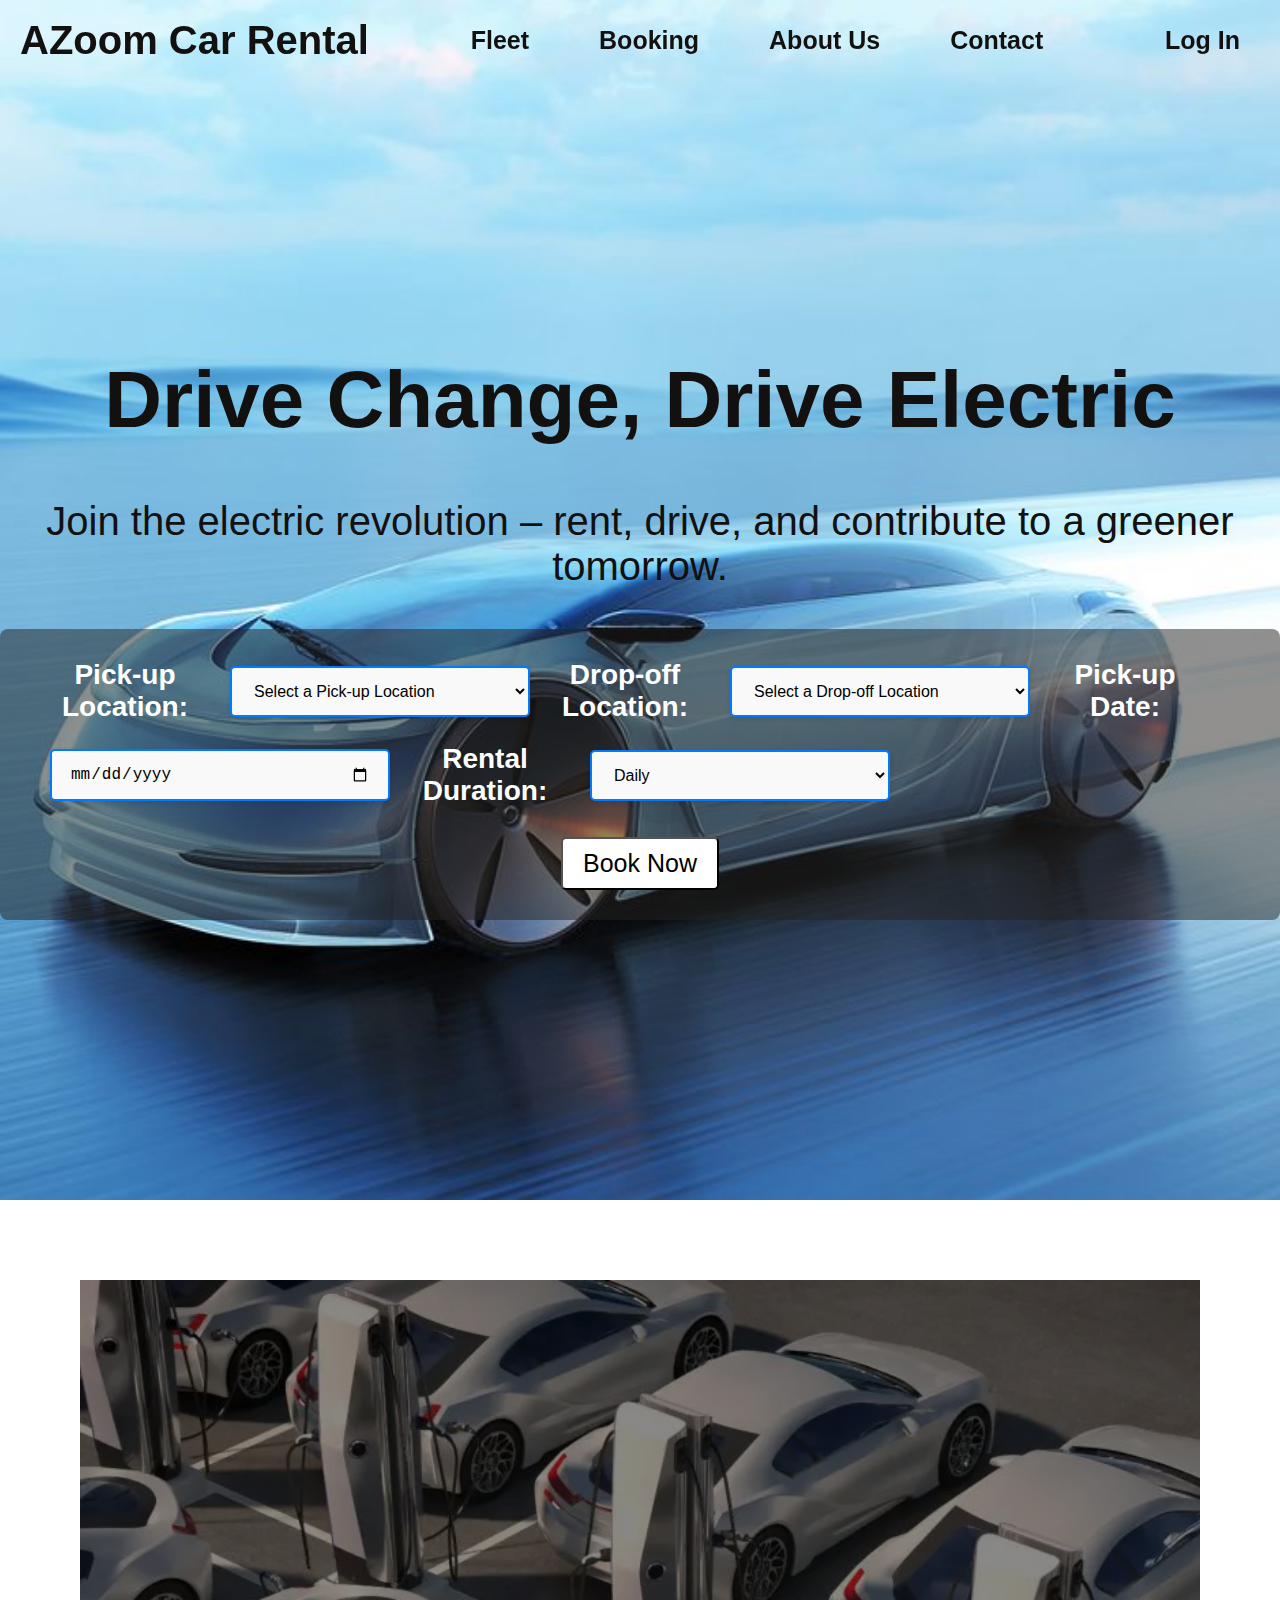
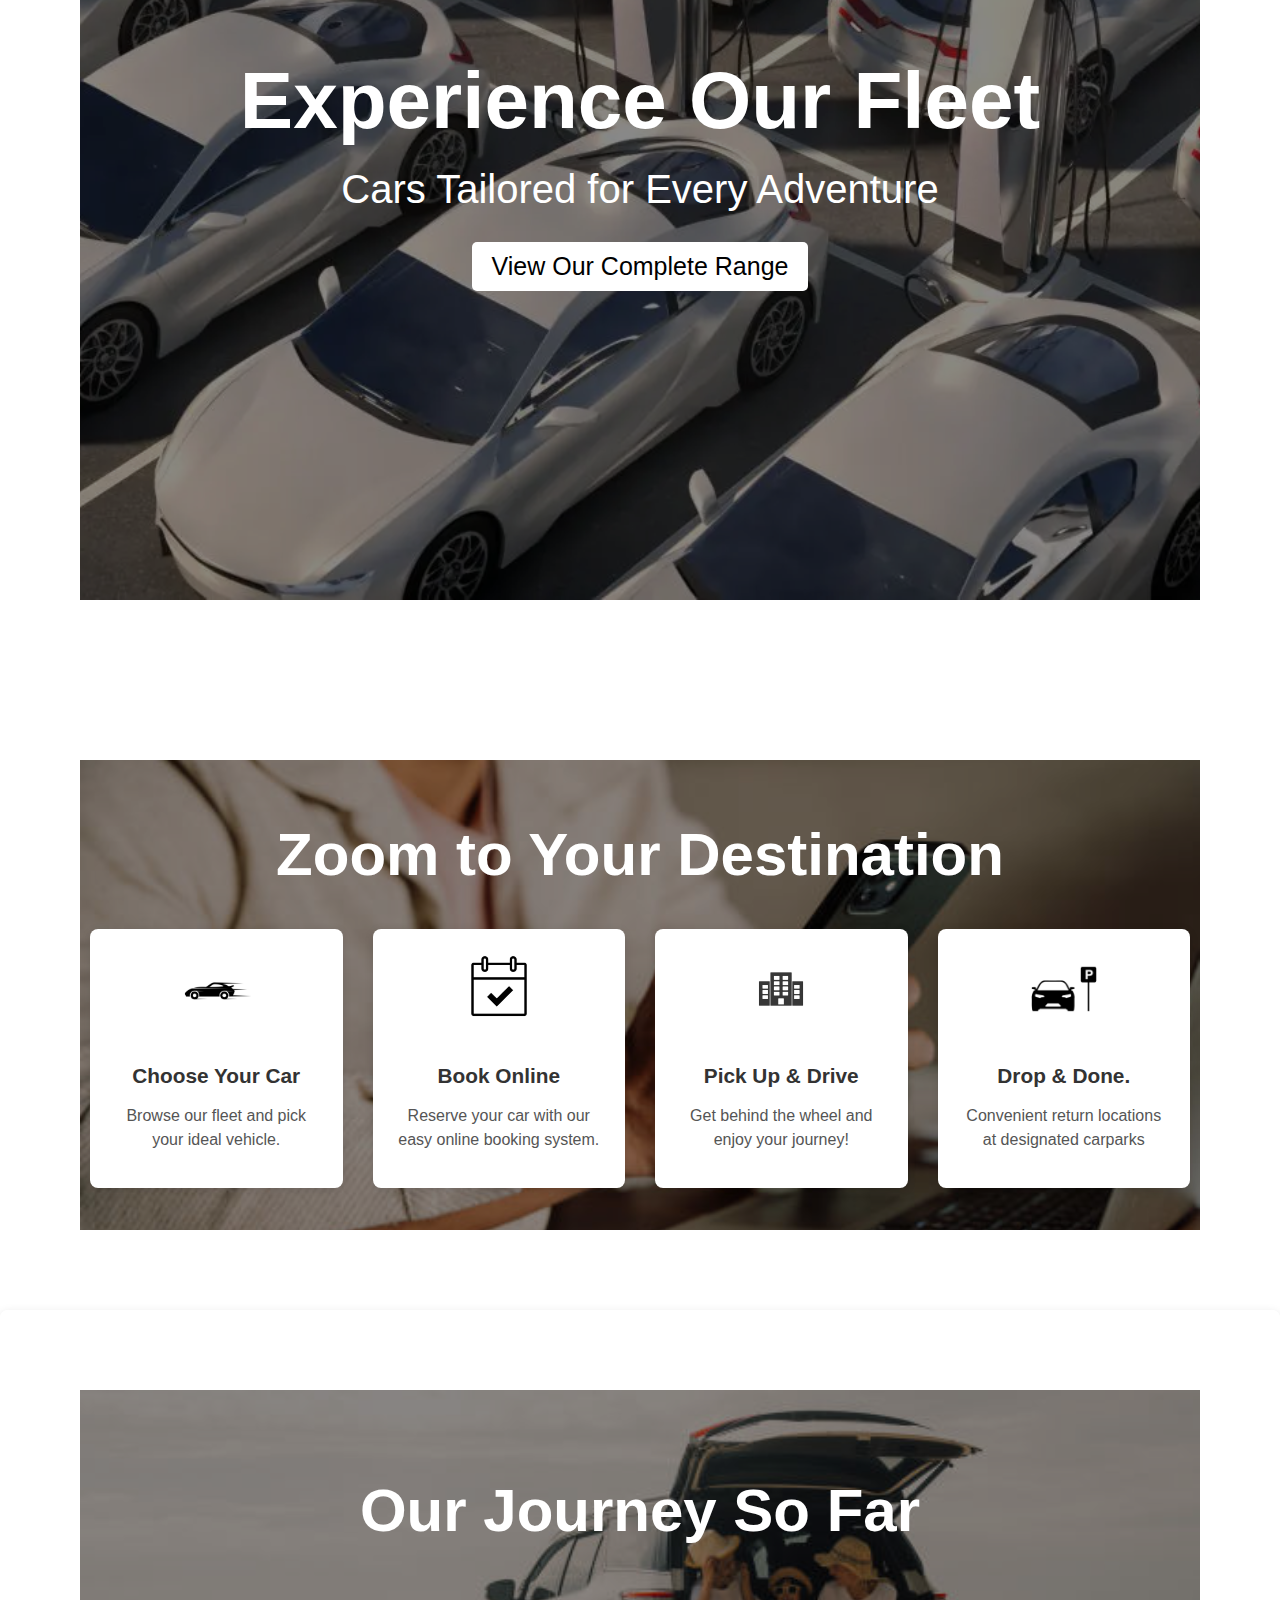
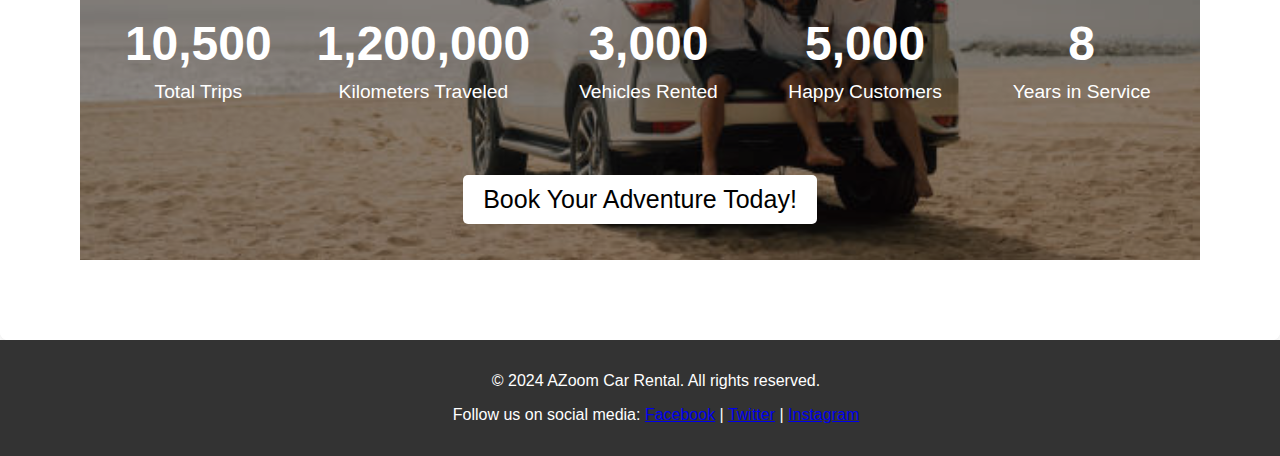
<file: index.html>
<!DOCTYPE html>
<html lang="en">
<head>
    <meta charset="UTF-8">
    <meta name="viewport" content="width=device-width, initial-scale=1.0">
    <title>AZoom Car Rental</title>
    <link rel="stylesheet" href="styles.css">
</head>
<body>
    <header>
        <nav id ="navbar" class="navbar" >
            <div class="logo">
                <a href="index.html">
                    <h1>AZoom Car Rental</h1>
                </a>
            </div>
            <div class="nav-links">
                <ul>
                    <li><a href="fleet.html">Fleet</a></li>
                    <li><a href="booking.html">Booking</a></li>
                    <li><a href="about.html">About Us</a></li>
                    <li><a href="contact.html">Contact</a></li>
                </ul>
            </div>
            <div class="login">
                <a href="profile.html">Log In</a>
            </div>
        </nav>
    </header>
    <main>
        <section class="hero">
            <div class="hero-content">
                <h1 class="motto">Drive Change, Drive Electric</h1>
                <p>Join the electric revolution – rent, drive, and contribute to a greener tomorrow.</p>
                
                <form id="bookingForm" action="booking.html" method="get"> <!-- Directly submits to booking.html -->
                    <label for="pickup-location">Pick-up Location:</label>
                    <select id="pickup-location" name="pickup-location">
                        <option value="">Select a Pick-up Location</option>
                        <option value="azclementi">AZ Clementi Branch</option>
                        <option value="aztampines">AZ Tampines Branch</option>
                    </select>
                
                    <label for="dropoff-location">Drop-off Location:</label>
                    <select id="dropoff-location" name="dropoff-location">
                        <option value="">Select a Drop-off Location</option>
                        <option value="carpark1">Bugis Junction Carpark</option>
                        <option value="carpark2">Suntec City Carpark</option>
                        <option value="carpark3">VivoCity Carpark</option>
                        <option value="carpark4">Orchard Gateway Carpark</option>
                        <option value="carpark5">Raffles City Carpark</option>
                        <option value="carpark6">Marina Square Carpark</option>
                        <option value="carpark7">Holland Village Carpark</option>
                        <option value="carpark8">Katong Shopping Centre Carpark</option>
                        <option value="carpark9">Jurong Point Carpark</option>
                        <option value="carpark10">Bugis+ Carpark</option>
                        <option value="carpark11">The Cathay Carpark</option>
                        <option value="carpark12">Plaza Singapura Carpark</option>
                        <option value="carpark13">The Star Vista Carpark</option>
                        <option value="carpark14">City Square Mall Carpark</option>
                        <option value="carpark15">Westgate Carpark</option>
                        <option value="carpark16">Tiong Bahru Plaza Carpark</option>
                        <option value="carpark17">AMK Hub Carpark</option>
                        <option value="carpark18">Compass One Carpark</option>
                        <option value="carpark19">Great World City Carpark</option>
                        <option value="carpark20">Junction 8 Carpark</option>
                        <option value="carpark21">Bedok Mall Carpark</option>
                        <option value="carpark22">Kallang Wave Mall Carpark</option>
                        <option value="carpark23">NEX Mall Carpark</option>
                        <option value="carpark24">Tampines Mall Carpark</option>
                        <option value="carpark25">Serangoon NEX Carpark</option>
                        <option value="carpark26">Changi City Point Carpark</option>
                        <option value="carpark27">Paya Lebar Quarter Carpark</option>
                        <option value="carpark28">Woodlands Causeway Point Carpark</option>
                        <option value="carpark29">Hillion Mall Carpark</option>
                        <option value="carpark30">Eastpoint Mall Carpark</option>
                    </select>
                
                    <label for="pickup-date">Pick-up Date:</label>
                    <input type="date" id="pickup-date" name="pickup-date">
                  
                    <label for="rental-duration">Rental Duration:</label>
                    <select id="rental-duration" name="rental-duration">
                        <option value="daily">Daily</option>
                        <option value="weekly">Weekly</option>
                        <option value="monthly">Monthly</option>
                    </select>
                
                    <div class="button-container"> 
                        <button type="submit">Book Now</button>
                    </div>
                </form>                
            </div>
        </section>
        <section class="fleet">
            <h2>Experience Our Fleet</h2>
            <p>Cars Tailored for Every Adventure</p>
            <a href="Fleet.html" class="btn">View Our Complete Range</a>
        </section>
        <section class="process">
            <h2>Zoom to Your Destination</h2>
            <div class="steps">
                <div class="step">
                    <img src="images/AZcaricon.jpeg" alt="Choose Your Car Icon" class="icon">
                    <h3>Choose Your Car</h3>
                    <p>Browse our fleet and pick your ideal vehicle.</p>
                </div>
                <div class="step">
                    <img src="images/AZbookingicon.jpg" alt="Book Online Icon" class="icon">
                    <h3>Book Online</h3>
                    <p>Reserve your car with our easy online booking system.</p>
                </div>
                <div class="step">
                    <img src="images/AZcarstore.webp" alt="Pick Up & Drive Icon" class="icon">
                    <h3>Pick Up & Drive</h3>
                    <p>Get behind the wheel and enjoy your journey!</p>
                </div>
                <div class="step">
                    <img src="images/AZcarpark.avif" alt="#" class="icon">
                    <h3>Drop & Done.</h3>
                     <p>Convenient return locations at designated carparks</p>
                </div>
            </div>
        </section>
        <section class="counters">
            <h2>Our Journey So Far</h2>
            <div class="counter">
                <div class="count">10,500</div>
                <span>Total Trips</span>
            </div>
            <div class="counter">
                <div class="count">1,200,000</div>
                <span>Kilometers Traveled</span>
            </div>
            <div class="counter">
                <div class="count">3,000</div>
                <span>Vehicles Rented</span>
            </div>
            <div class="counter">
                <div class="count">5,000</div>
                <span>Happy Customers</span>
            </div>
            <div class="counter">
                <div class="count">8</div>
                <span>Years in Service</span>
            </div>
            <div class="button-container">
                <a href="booking.html" class="btn">Book Your Adventure Today!</a>
            </div>
        </section>
    </main>
    <footer>
        <p>&copy; 2024 AZoom Car Rental. All rights reserved.</p>
        <p>Follow us on social media: 
            <a href="#">Facebook</a> | 
            <a href="#">Twitter</a> | 
            <a href="#">Instagram</a>
        </p>
    </footer>
    <script src="script.js"></script>
</body>
</html>
</file>
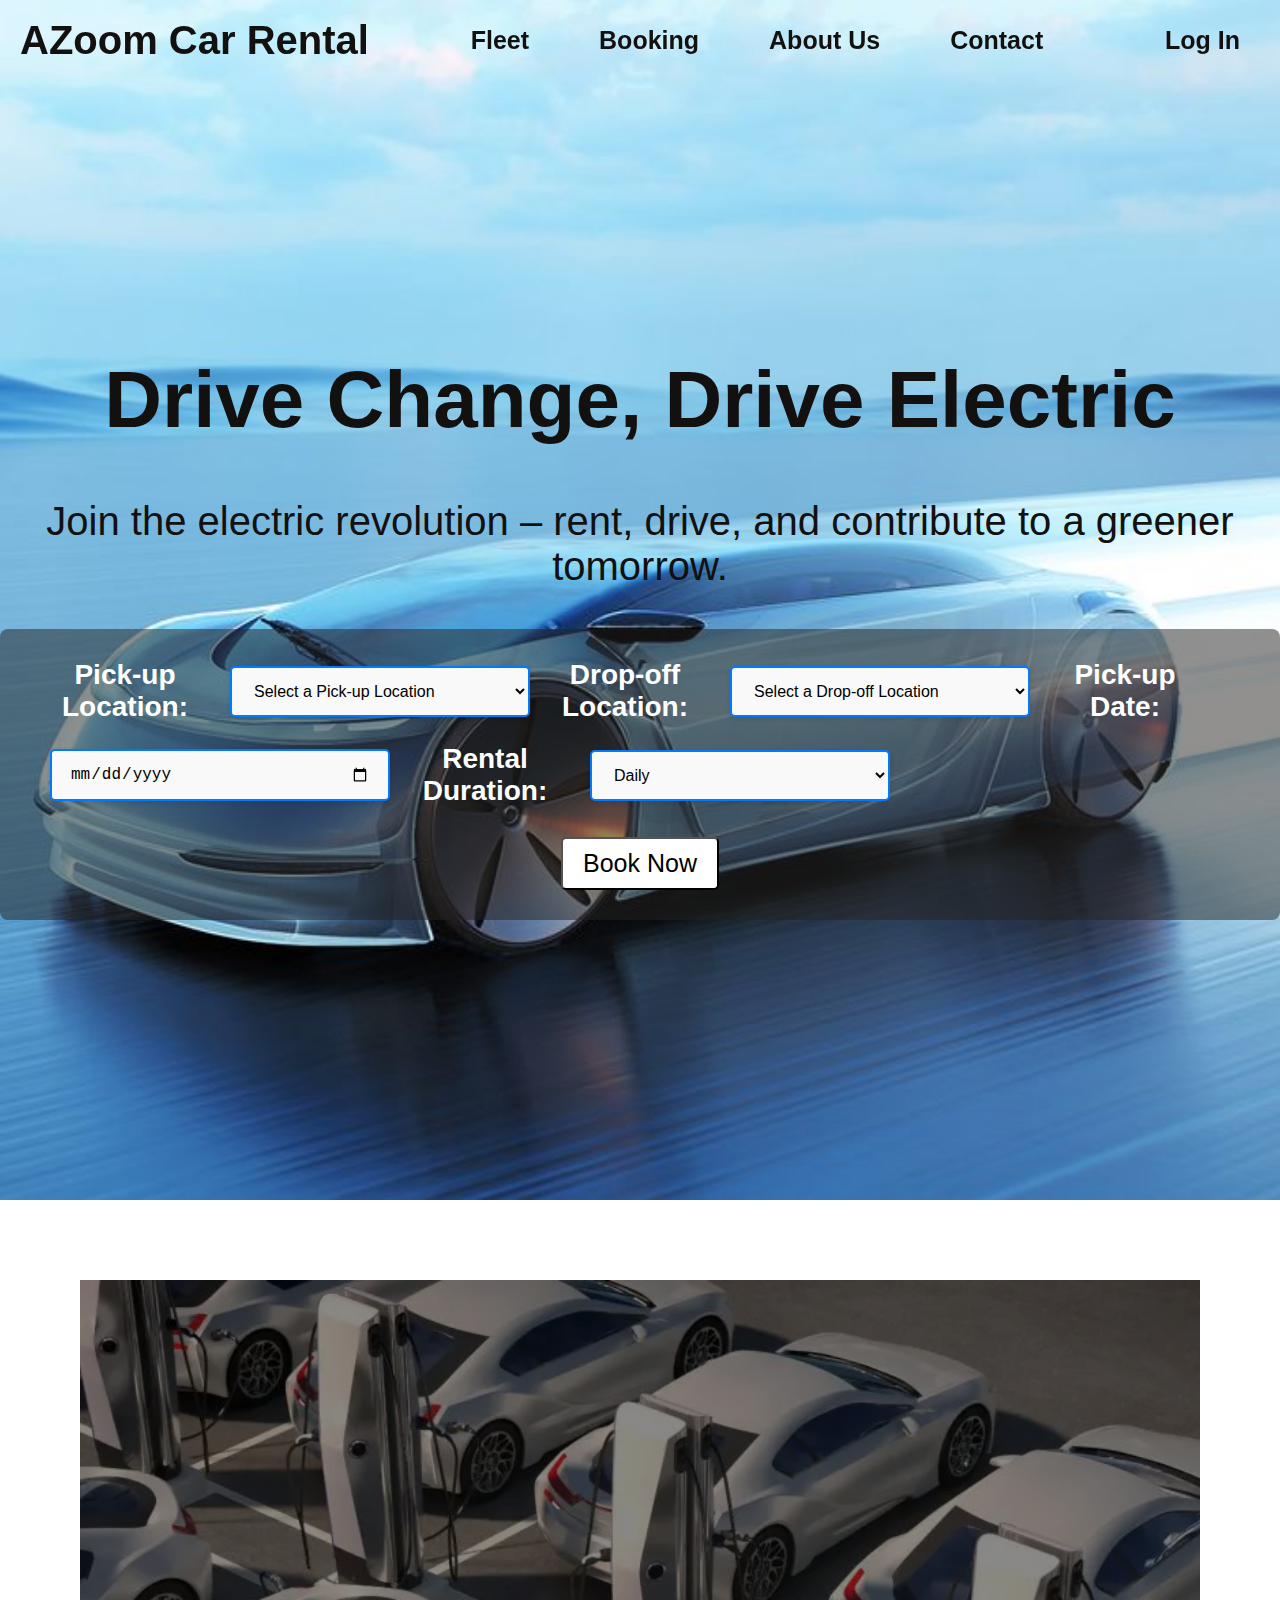
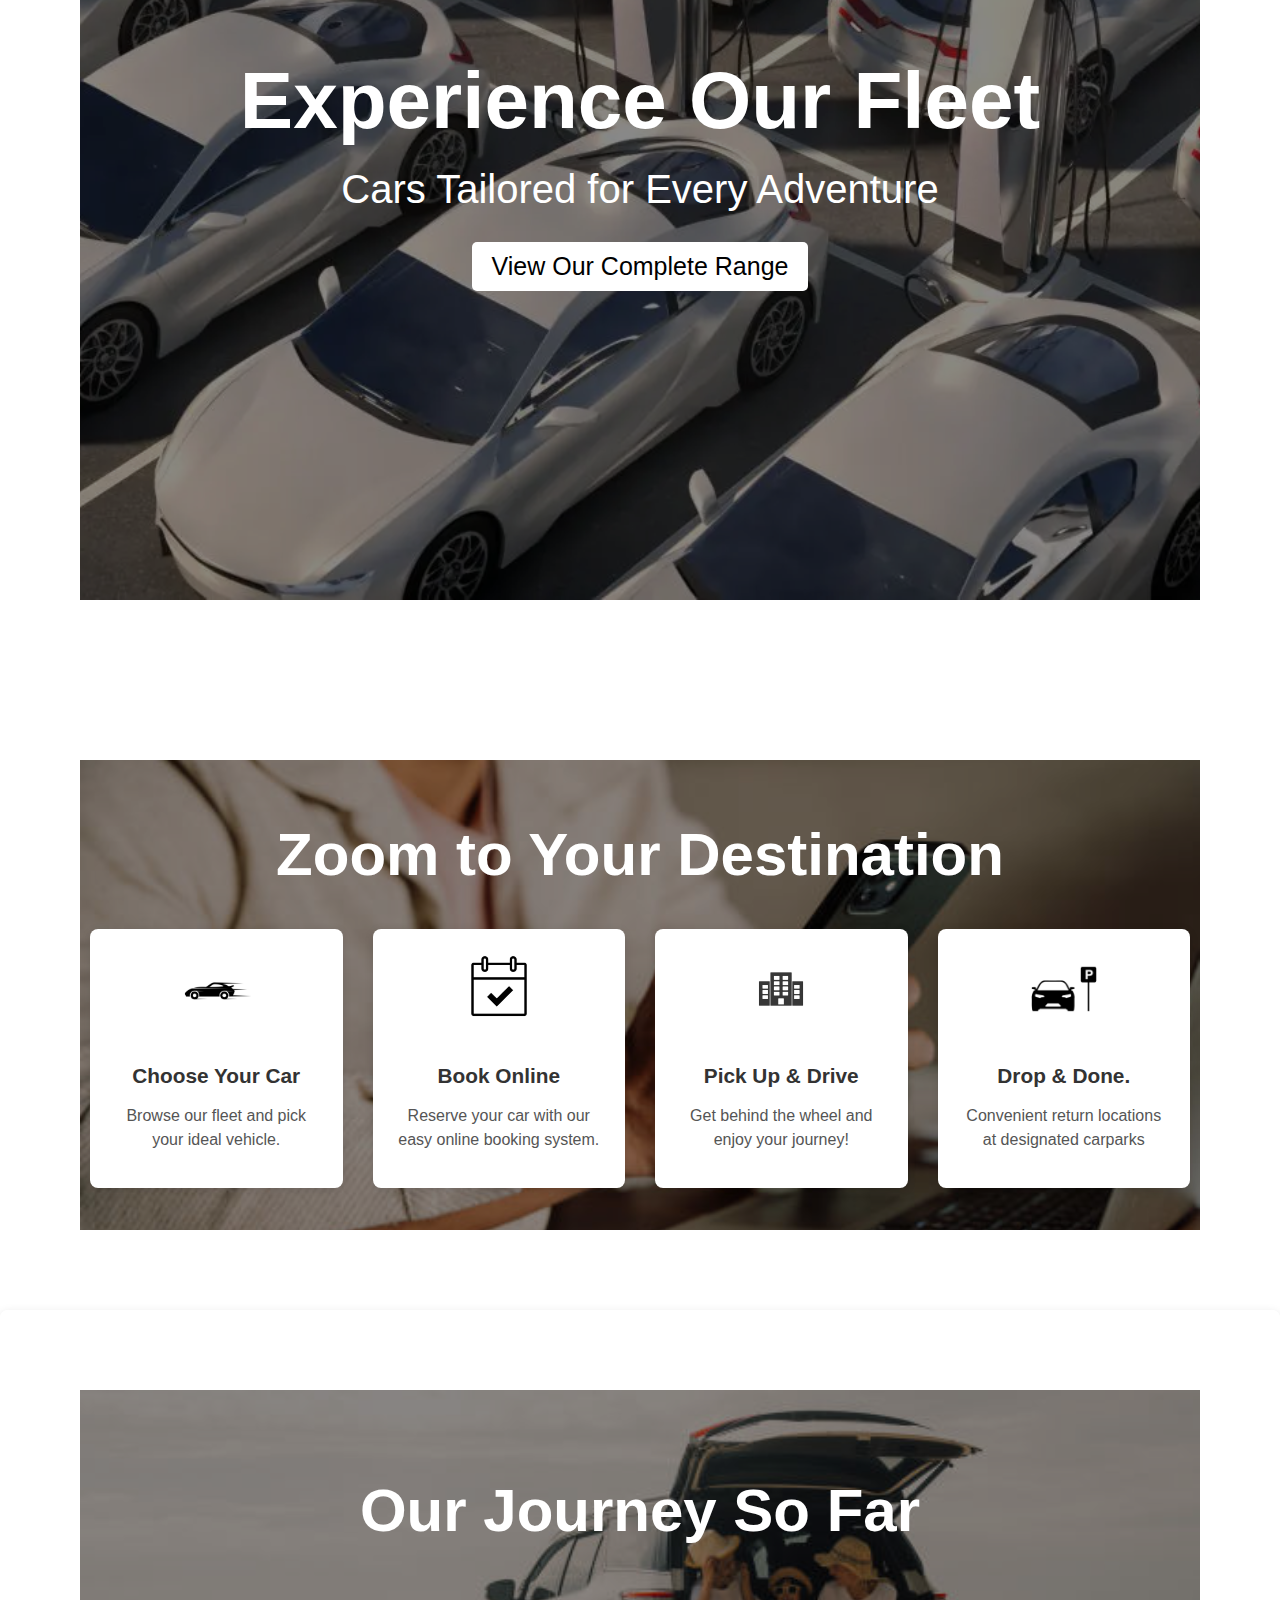
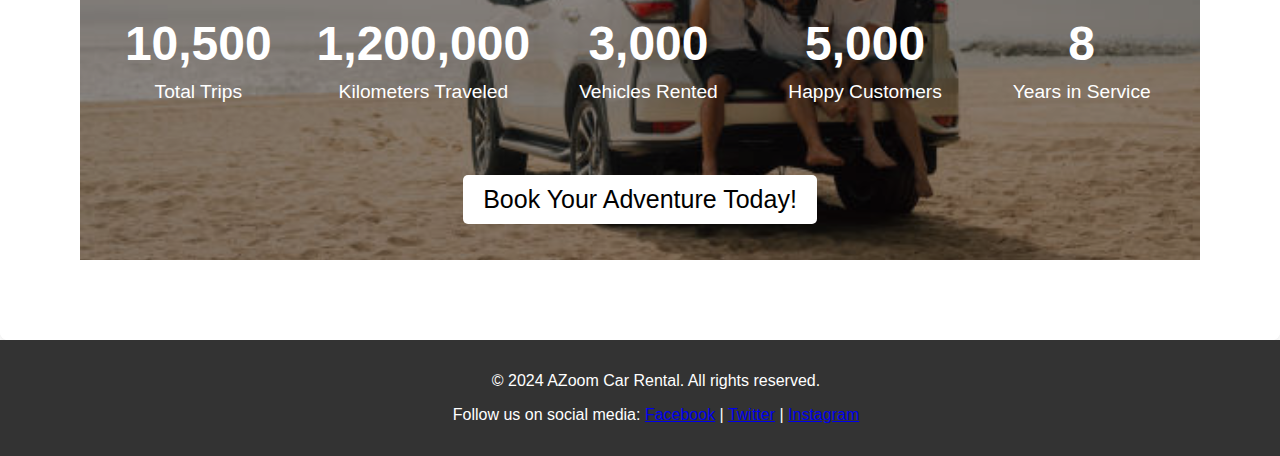
<file: Index.html>
<!DOCTYPE html>
<html lang="en">
<head>
    <meta charset="UTF-8">
    <meta name="viewport" content="width=device-width, initial-scale=1.0">
    <title>AZoom Car Rental</title>
    <link rel="stylesheet" href="styles.css">
</head>
<body>
    <header>
        <nav id ="navbar" class="navbar" >
            <div class="logo">
                <a href="index.html">
                    <h1>AZoom Car Rental</h1>
                </a>
            </div>
            <div class="nav-links">
                <ul>
                    <li><a href="fleet.html">Fleet</a></li>
                    <li><a href="booking.html">Booking</a></li>
                    <li><a href="about.html">About Us</a></li>
                    <li><a href="contact.html">Contact</a></li>
                </ul>
            </div>
            <div class="login">
                <a href="profile.html">Log In</a>
            </div>
        </nav>
    </header>
    <main>
        <section class="hero">
            <div class="hero-content">
                <h1 class="motto">Drive Change, Drive Electric</h1>
                <p>Join the electric revolution – rent, drive, and contribute to a greener tomorrow.</p>
                
                <form id="bookingForm" action="booking.html" method="get"> <!-- Directly submits to booking.html -->
                    <label for="pickup-location">Pick-up Location:</label>
                    <select id="pickup-location" name="pickup-location">
                        <option value="">Select a Pick-up Location</option>
                        <option value="azclementi">AZ Clementi Branch</option>
                        <option value="aztampines">AZ Tampines Branch</option>
                    </select>
                
                    <label for="dropoff-location">Drop-off Location:</label>
                    <select id="dropoff-location" name="dropoff-location">
                        <option value="">Select a Drop-off Location</option>
                        <option value="carpark1">Bugis Junction Carpark</option>
                        <option value="carpark2">Suntec City Carpark</option>
                        <option value="carpark3">VivoCity Carpark</option>
                        <option value="carpark4">Orchard Gateway Carpark</option>
                        <option value="carpark5">Raffles City Carpark</option>
                        <option value="carpark6">Marina Square Carpark</option>
                        <option value="carpark7">Holland Village Carpark</option>
                        <option value="carpark8">Katong Shopping Centre Carpark</option>
                        <option value="carpark9">Jurong Point Carpark</option>
                        <option value="carpark10">Bugis+ Carpark</option>
                        <option value="carpark11">The Cathay Carpark</option>
                        <option value="carpark12">Plaza Singapura Carpark</option>
                        <option value="carpark13">The Star Vista Carpark</option>
                        <option value="carpark14">City Square Mall Carpark</option>
                        <option value="carpark15">Westgate Carpark</option>
                        <option value="carpark16">Tiong Bahru Plaza Carpark</option>
                        <option value="carpark17">AMK Hub Carpark</option>
                        <option value="carpark18">Compass One Carpark</option>
                        <option value="carpark19">Great World City Carpark</option>
                        <option value="carpark20">Junction 8 Carpark</option>
                        <option value="carpark21">Bedok Mall Carpark</option>
                        <option value="carpark22">Kallang Wave Mall Carpark</option>
                        <option value="carpark23">NEX Mall Carpark</option>
                        <option value="carpark24">Tampines Mall Carpark</option>
                        <option value="carpark25">Serangoon NEX Carpark</option>
                        <option value="carpark26">Changi City Point Carpark</option>
                        <option value="carpark27">Paya Lebar Quarter Carpark</option>
                        <option value="carpark28">Woodlands Causeway Point Carpark</option>
                        <option value="carpark29">Hillion Mall Carpark</option>
                        <option value="carpark30">Eastpoint Mall Carpark</option>
                    </select>
                
                    <label for="pickup-date">Pick-up Date:</label>
                    <input type="date" id="pickup-date" name="pickup-date">
                  
                    <label for="rental-duration">Rental Duration:</label>
                    <select id="rental-duration" name="rental-duration">
                        <option value="daily">Daily</option>
                        <option value="weekly">Weekly</option>
                        <option value="monthly">Monthly</option>
                    </select>
                
                    <div class="button-container"> 
                        <button type="submit">Book Now</button>
                    </div>
                </form>                
            </div>
        </section>
        <section class="fleet">
            <h2>Experience Our Fleet</h2>
            <p>Cars Tailored for Every Adventure</p>
            <a href="Fleet.html" class="btn">View Our Complete Range</a>
        </section>
        <section class="process">
            <h2>Zoom to Your Destination</h2>
            <div class="steps">
                <div class="step">
                    <img src="/images/AZcaricon.jpeg" alt="Choose Your Car Icon" class="icon">
                    <h3>Choose Your Car</h3>
                    <p>Browse our fleet and pick your ideal vehicle.</p>
                </div>
                <div class="step">
                    <img src="/images/AZbookingicon.jpg" alt="Book Online Icon" class="icon">
                    <h3>Book Online</h3>
                    <p>Reserve your car with our easy online booking system.</p>
                </div>
                <div class="step">
                    <img src="/images/AZcarstore.webp" alt="Pick Up & Drive Icon" class="icon">
                    <h3>Pick Up & Drive</h3>
                    <p>Get behind the wheel and enjoy your journey!</p>
                </div>
                <div class="step">
                    <img src="/images/AZcarpark.avif" alt="#" class="icon">
                    <h3>Drop & Done.</h3>
                     <p>Convenient return locations at designated carparks</p>
                </div>
            </div>
        </section>
        <section class="counters">
            <h2>Our Journey So Far</h2>
            <div class="counter">
                <div class="count">10,500</div>
                <span>Total Trips</span>
            </div>
            <div class="counter">
                <div class="count">1,200,000</div>
                <span>Kilometers Traveled</span>
            </div>
            <div class="counter">
                <div class="count">3,000</div>
                <span>Vehicles Rented</span>
            </div>
            <div class="counter">
                <div class="count">5,000</div>
                <span>Happy Customers</span>
            </div>
            <div class="counter">
                <div class="count">8</div>
                <span>Years in Service</span>
            </div>
            <div class="button-container">
                <a href="booking.html" class="btn">Book Your Adventure Today!</a>
            </div>
        </section>
    </main>
    <footer>
        <p>&copy; 2024 AZoom Car Rental. All rights reserved.</p>
        <p>Follow us on social media: 
            <a href="#">Facebook</a> | 
            <a href="#">Twitter</a> | 
            <a href="#">Instagram</a>
        </p>
    </footer>
    <script src="script.js"></script>
</body>
</html>
</file>
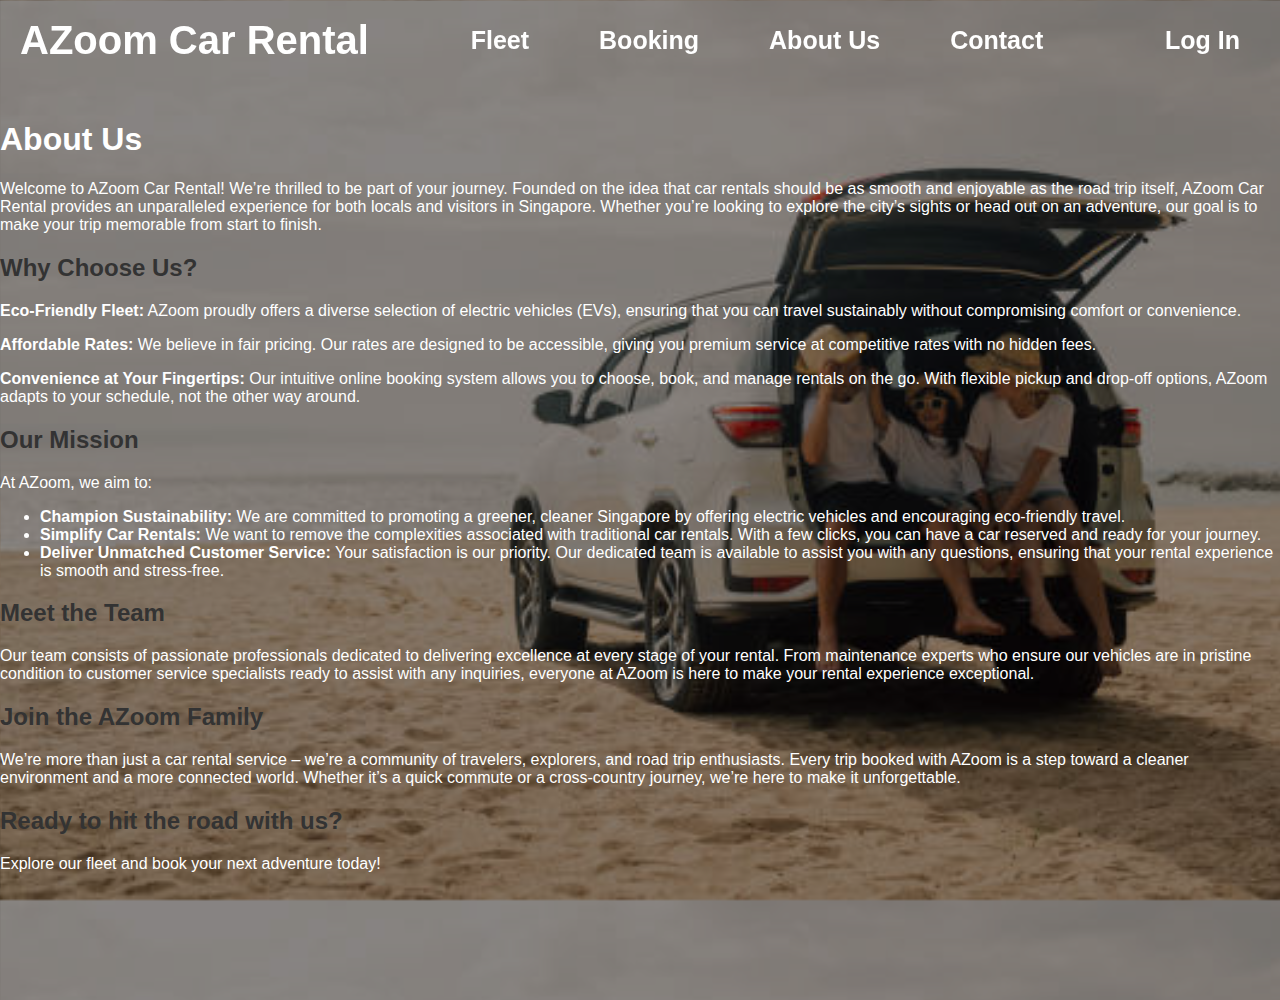
<file: About.html>
<!DOCTYPE html>
<html lang="en">
<head>
    <meta charset="UTF-8">
    <meta name="viewport" content="width=device-width, initial-scale=1.0">
    <title>About AZoom Car Rental</title>
    <link rel="stylesheet" href="styles.css">
</head>
<body class="aboutus-page">
    <header>
        <nav id="navbar" class="navbar">
            <div class="logo">
                <a href="index.html">
                    <h1>AZoom Car Rental</h1>
                </a>
            </div>
            <div class="nav-links">
                <ul>
                    <li><a href="fleet.html">Fleet</a></li>
                    <li><a href="booking.html">Booking</a></li>
                    <li><a href="about.html">About Us</a></li>
                    <li><a href="contact.html">Contact</a></li>
                </ul>
            </div>
            <div class="login">
                <a href="profile.html">Log In</a>
            </div>
        </nav>
    </header>
    <main>
        <section>
            <h1>About Us</h1>
            <p>Welcome to AZoom Car Rental! We’re thrilled to be part of your journey. Founded on the idea that car rentals should be as smooth and enjoyable as the road trip itself, AZoom Car Rental provides an unparalleled experience for both locals and visitors in Singapore. Whether you’re looking to explore the city’s sights or head out on an adventure, our goal is to make your trip memorable from start to finish.</p>

            <h2>Why Choose Us?</h2>
            <p><strong>Eco-Friendly Fleet:</strong> AZoom proudly offers a diverse selection of electric vehicles (EVs), ensuring that you can travel sustainably without compromising comfort or convenience.</p>
            <p><strong>Affordable Rates:</strong> We believe in fair pricing. Our rates are designed to be accessible, giving you premium service at competitive rates with no hidden fees.</p>
            <p><strong>Convenience at Your Fingertips:</strong> Our intuitive online booking system allows you to choose, book, and manage rentals on the go. With flexible pickup and drop-off options, AZoom adapts to your schedule, not the other way around.</p>

            <h2>Our Mission</h2>
            <p>At AZoom, we aim to:</p>
            <ul>
                <li><strong>Champion Sustainability:</strong> We are committed to promoting a greener, cleaner Singapore by offering electric vehicles and encouraging eco-friendly travel.</li>
                <li><strong>Simplify Car Rentals:</strong> We want to remove the complexities associated with traditional car rentals. With a few clicks, you can have a car reserved and ready for your journey.</li>
                <li><strong>Deliver Unmatched Customer Service:</strong> Your satisfaction is our priority. Our dedicated team is available to assist you with any questions, ensuring that your rental experience is smooth and stress-free.</li>
            </ul>

            <h2>Meet the Team</h2>
            <p>Our team consists of passionate professionals dedicated to delivering excellence at every stage of your rental. From maintenance experts who ensure our vehicles are in pristine condition to customer service specialists ready to assist with any inquiries, everyone at AZoom is here to make your rental experience exceptional.</p>

            <h2>Join the AZoom Family</h2>
            <p>We’re more than just a car rental service – we’re a community of travelers, explorers, and road trip enthusiasts. Every trip booked with AZoom is a step toward a cleaner environment and a more connected world. Whether it’s a quick commute or a cross-country journey, we’re here to make it unforgettable.</p>

            <h2>Ready to hit the road with us?</h2>
            <p>Explore our fleet and book your next adventure today!</p>
        </section>
    </main>
    <footer>
        <p>&copy; 2024 AZoom Car Rental. All rights reserved.</p>
        <p>Follow us on social media: 
            <a href="#">Facebook</a> | 
            <a href="#">Twitter</a> | 
            <a href="#">Instagram</a>
        </p>
    </footer>
</body>
</html>
</file>
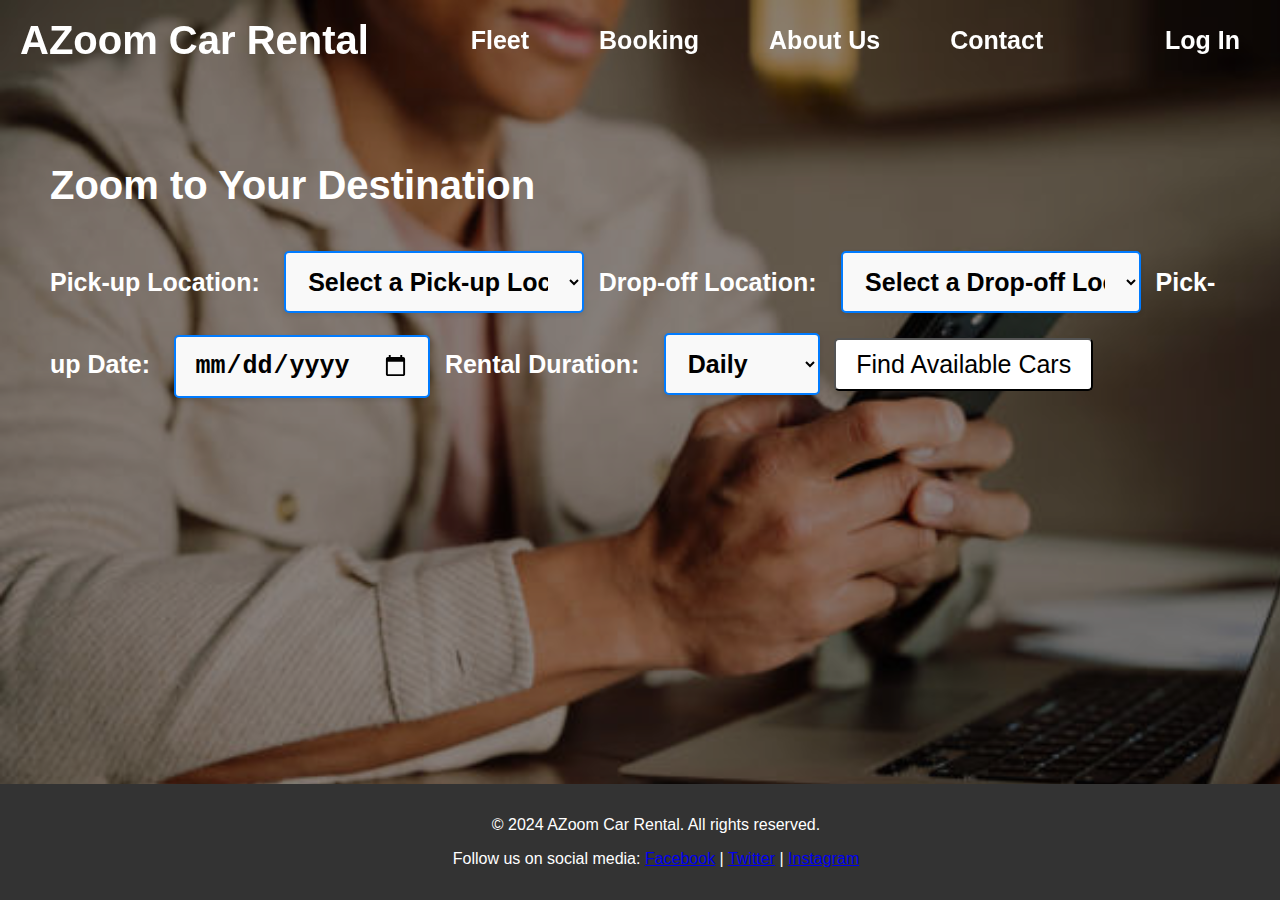
<file: Booking.html>
<!DOCTYPE html>
<html lang="en">
<head>
    <meta charset="UTF-8">
    <meta name="viewport" content="width=device-width, initial-scale=1.0">
    <title>Book Your Car</title>
    <link rel="stylesheet" href="styles.css">
</head>
<body class="booking-page">
    <header>
        <nav id="navbar" class="navbar">
            <div class="logo">
                <a href="index.html">
                    <h1>AZoom Car Rental</h1>
                </a>
            </div>
            <div class="nav-links">
                <ul>
                    <li><a href="fleet.html">Fleet</a></li>
                    <li><a href="booking.html">Booking</a></li>
                    <li><a href="about.html">About Us</a></li>
                    <li><a href="contact.html">Contact</a></li>
                </ul>
            </div>
            <div class="login">
                <a href="profile.html">Log In</a>
            </div>
        </nav>
    </header>

    <main>
        <section id="booking-form">
            <h2>Zoom to Your Destination</h2>
            <form action="" method="get">
                <label for="pickup-location">Pick-up Location:</label>
                <select id="pickup-location" name="pickup-location">
                    <option value="">Select a Pick-up Location</option>
                    <option value="azclementi">AZ Clementi Branch</option>
                    <option value="aztampines">AZ Tampines Branch</option>
                </select>

                <label for="dropoff-location">Drop-off Location:</label>
                <select id="dropoff-location" name="dropoff-location">
                    <option value="">Select a Drop-off Location</option>
                    <option value="carpark1">Bugis Junction Carpark</option>
                    <option value="carpark2">Suntec City Carpark</option>
                    <option value="carpark3">VivoCity Carpark</option>
                    <option value="carpark4">Orchard Gateway Carpark</option>
                    <option value="carpark5">Raffles City Carpark</option>
                    <option value="carpark6">Marina Square Carpark</option>
                    <option value="carpark7">Holland Village Carpark</option>
                    <option value="carpark8">Katong Shopping Centre Carpark</option>
                    <option value="carpark9">Jurong Point Carpark</option>
                    <option value="carpark10">Bugis+ Carpark</option>
                    <option value="carpark11">The Cathay Carpark</option>
                    <option value="carpark12">Plaza Singapura Carpark</option>
                    <option value="carpark13">The Star Vista Carpark</option>
                    <option value="carpark14">City Square Mall Carpark</option>
                    <option value="carpark15">Westgate Carpark</option>
                    <option value="carpark16">Tiong Bahru Plaza Carpark</option>
                    <option value="carpark17">AMK Hub Carpark</option>
                    <option value="carpark18">Compass One Carpark</option>
                    <option value="carpark19">Great World City Carpark</option>
                    <option value="carpark20">Junction 8 Carpark</option>
                    <option value="carpark21">Bedok Mall Carpark</option>
                    <option value="carpark22">Kallang Wave Mall Carpark</option>
                    <option value="carpark23">NEX Mall Carpark</option>
                    <option value="carpark24">Tampines Mall Carpark</option>
                    <option value="carpark25">Serangoon NEX Carpark</option>
                    <option value="carpark26">Changi City Point Carpark</option>
                    <option value="carpark27">Paya Lebar Quarter Carpark</option>
                    <option value="carpark28">Woodlands Causeway Point Carpark</option>
                    <option value="carpark29">Hillion Mall Carpark</option>
                    <option value="carpark30">Eastpoint Mall Carpark</option>
                </select>

                <label for="pickup-date">Pick-up Date:</label>
                <input type="date" id="pickup-date" name="pickup-date">

                <label for="rental-duration">Rental Duration:</label>
                <select id="rental-duration" name="rental-duration">
                    <option value="daily">Daily</option>
                    <option value="weekly">Weekly</option>
                    <option value="monthly">Monthly</option>
                </select>

                <button type="button" onclick="showAvailableCars()">Find Available Cars</button>
            </form>
        </section>

        <!-- Available Cars Section -->
        <section id="available-cars" style="display: none;">
            <h2>Available Cars</h2>
            <div class="available-cars-container" id="cars-list"></div>
            <!-- Car details will be dynamically injected here based on location selection -->
        </section>
    </main>

    <footer>
        <p>&copy; 2024 AZoom Car Rental. All rights reserved.</p>
        <p>Follow us on social media: 
            <a href="#">Facebook</a> | 
            <a href="#">Twitter</a> | 
            <a href="#">Instagram</a>
        </p>
    </footer>
    <script src="script.js"></script>
</body>
</html>
</file>
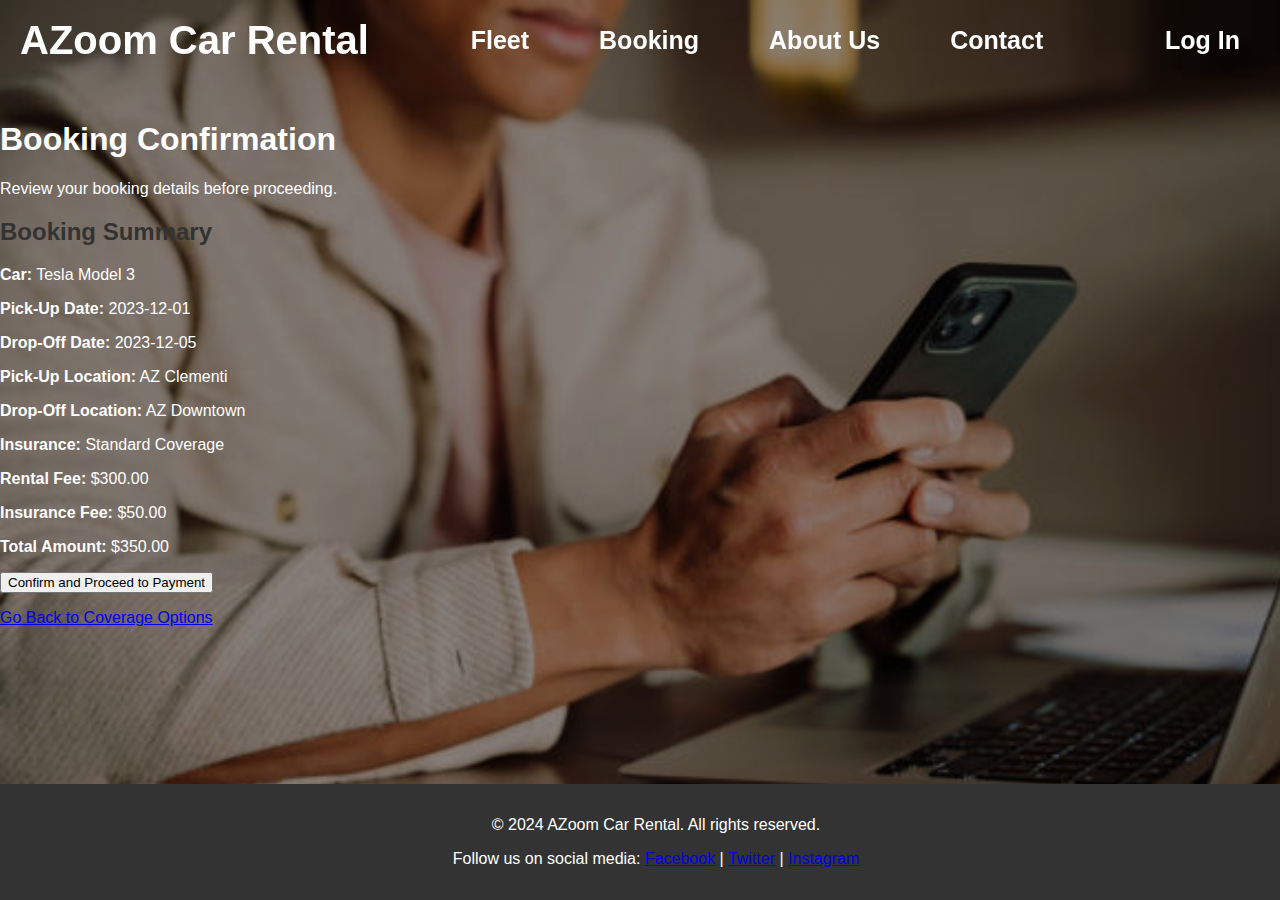
<file: Confirmation.html>
<!DOCTYPE html>
<html lang="en">
<head>
    <meta charset="UTF-8">
    <meta name="viewport" content="width=device-width, initial-scale=1.0">
    <title>Confirmation - AZoom Car Rental</title>
    <link rel="stylesheet" href="styles.css"> <!-- Link to your main stylesheet -->
</head>
<body class="confirmation-page">
    <header>
        <nav id="navbar" class="navbar">
            <div class="logo">
                <a href="index.html">
                    <h1>AZoom Car Rental</h1>
                </a>
            </div>
            <div class="nav-links">
                <ul>
                    <li><a href="fleet.html">Fleet</a></li>
                    <li><a href="booking.html">Booking</a></li>
                    <li><a href="about.html">About Us</a></li>
                    <li><a href="contact.html">Contact</a></li>
                </ul>
            </div>
            <div class="login">
                <a href="profile.html">Log In</a>
            </div>
        </nav>
    </header>
  
    <main class="confirmation-container">
        <h1>Booking Confirmation</h1>
        <p>Review your booking details before proceeding.</p>
        <section class="booking-summary">
            <h2>Booking Summary</h2>
            <div class="summary-details">
                <p><strong>Car:</strong> <span id="carModel">Tesla Model 3</span></p>
                <p><strong>Pick-Up Date:</strong> <span id="pickUpDate">2023-12-01</span></p>
                <p><strong>Drop-Off Date:</strong> <span id="dropOffDate">2023-12-05</span></p>
                <p><strong>Pick-Up Location:</strong> <span id="pickUpLocation">AZ Clementi</span></p>
                <p><strong>Drop-Off Location:</strong> <span id="dropOffLocation">AZ Downtown</span></p>
                <p><strong>Insurance:</strong> <span id="insuranceOption">Standard Coverage</span></p>
                <p><strong>Rental Fee:</strong> <span id="rentalFee">$300.00</span></p>
                <p><strong>Insurance Fee:</strong> <span id="insuranceFee">$50.00</span></p>
                <p><strong>Total Amount:</strong> <span id="totalAmount">$350.00</span></p>
            </div>
        </section>

        <!-- Confirmation CTA -->
        <section class="confirmation-cta">
            <form action="payment.html" method="POST">
                <button type="submit" class="confirm-button">Confirm and Proceed to Payment</button>
            </form>
            <p class="back-link"><a href="coverage.html">Go Back to Coverage Options</a></p>
        </section>
    </main>
    <footer>
        <p>&copy; 2024 AZoom Car Rental. All rights reserved.</p>
        <p>Follow us on social media: 
            <a href="#">Facebook</a> | 
            <a href="#">Twitter</a> | 
            <a href="#">Instagram</a>
        </p>
    </footer>
    <script src="script.js"></script> 
</html>
</file>
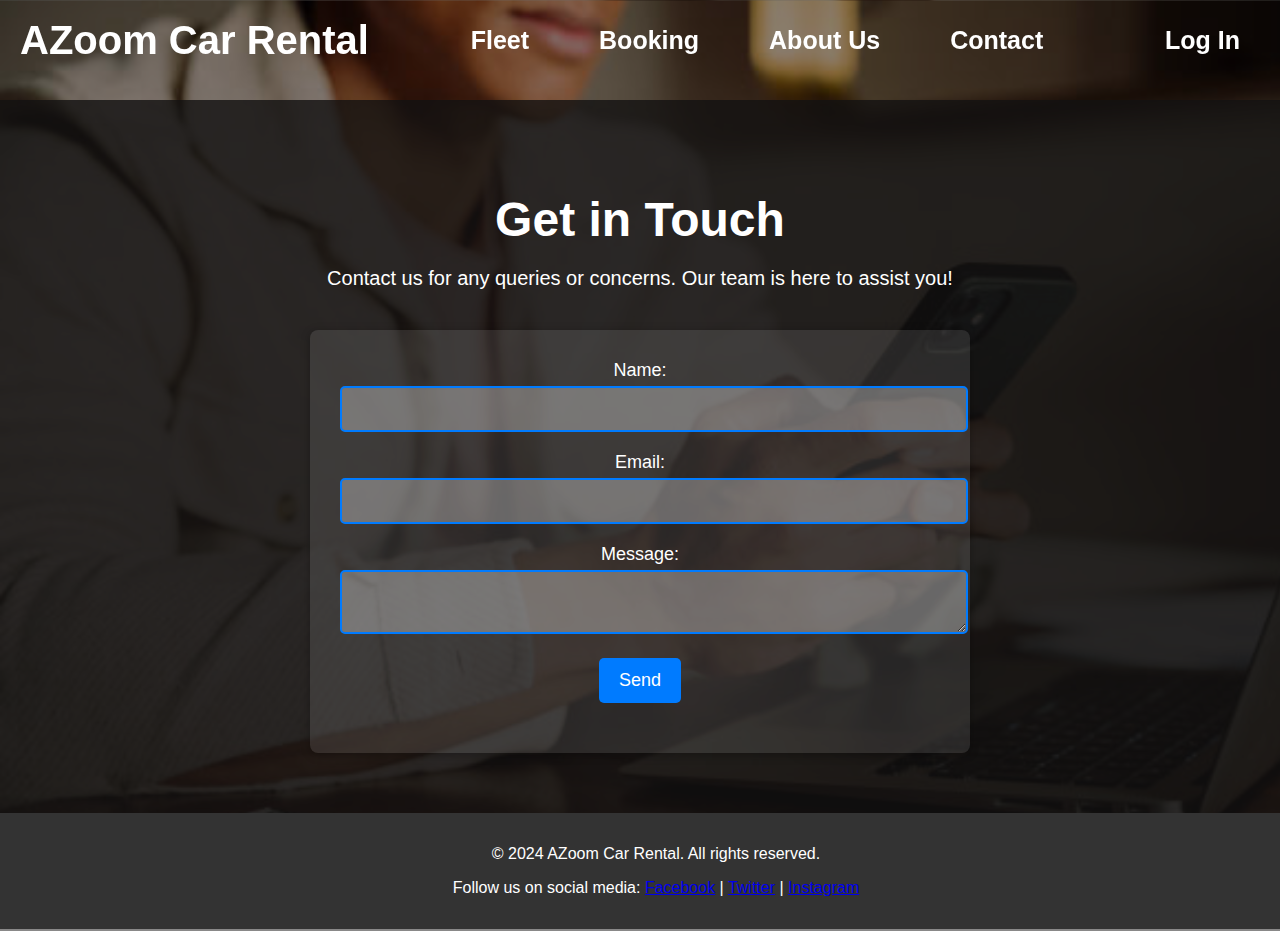
<file: Contact.html>
<!DOCTYPE html>
<html lang="en">
<head>
    <meta charset="UTF-8">
    <meta name="viewport" content="width=device-width, initial-scale=1.0">
    <title>Contact Us</title>
    <link rel="stylesheet" href="styles.css">
</head>
<body class="contactus-page">
    <header>
        <nav id="navbar" class="navbar">
            <div class="logo">
                <a href="index.html">
                    <h1>AZoom Car Rental</h1>
                </a>
            </div>
            <div class="nav-links">
                <ul>
                    <li><a href="fleet.html">Fleet</a></li>
                    <li><a href="booking.html">Booking</a></li>
                    <li><a href="about.html">About Us</a></li>
                    <li><a href="contact.html">Contact</a></li>
                </ul>
            </div>
            <div class="login">
                <a href="profile.html">Log In</a>
            </div>
        </nav>
    </header>
    <main>
        <section class="contact-section">
            <h1>Get in Touch</h1>
            <p>Contact us for any queries or concerns. Our team is here to assist you!</p>
            <form class="contact-form" action="#" method="post">
                <div class="form-group">
                    <label for="name">Name:</label>
                    <input type="text" id="name" name="name" required>
                </div>
                <div class="form-group">
                    <label for="email">Email:</label>
                    <input type="email" id="email" name="email" required>
                </div>
                <div class="form-group">
                    <label for="message">Message:</label>
                    <textarea id="message" name="message" required></textarea>
                </div>
                <div class="form-group">
                    <input type="submit" value="Send">
                </div>
            </form>
        </section>
    </main>
    <footer>
        <p>&copy; 2024 AZoom Car Rental. All rights reserved.</p>
        <p>Follow us on social media: 
            <a href="#">Facebook</a> | 
            <a href="#">Twitter</a> | 
            <a href="#">Instagram</a>
        </p>
    </footer>
</body>
</html>
</file>
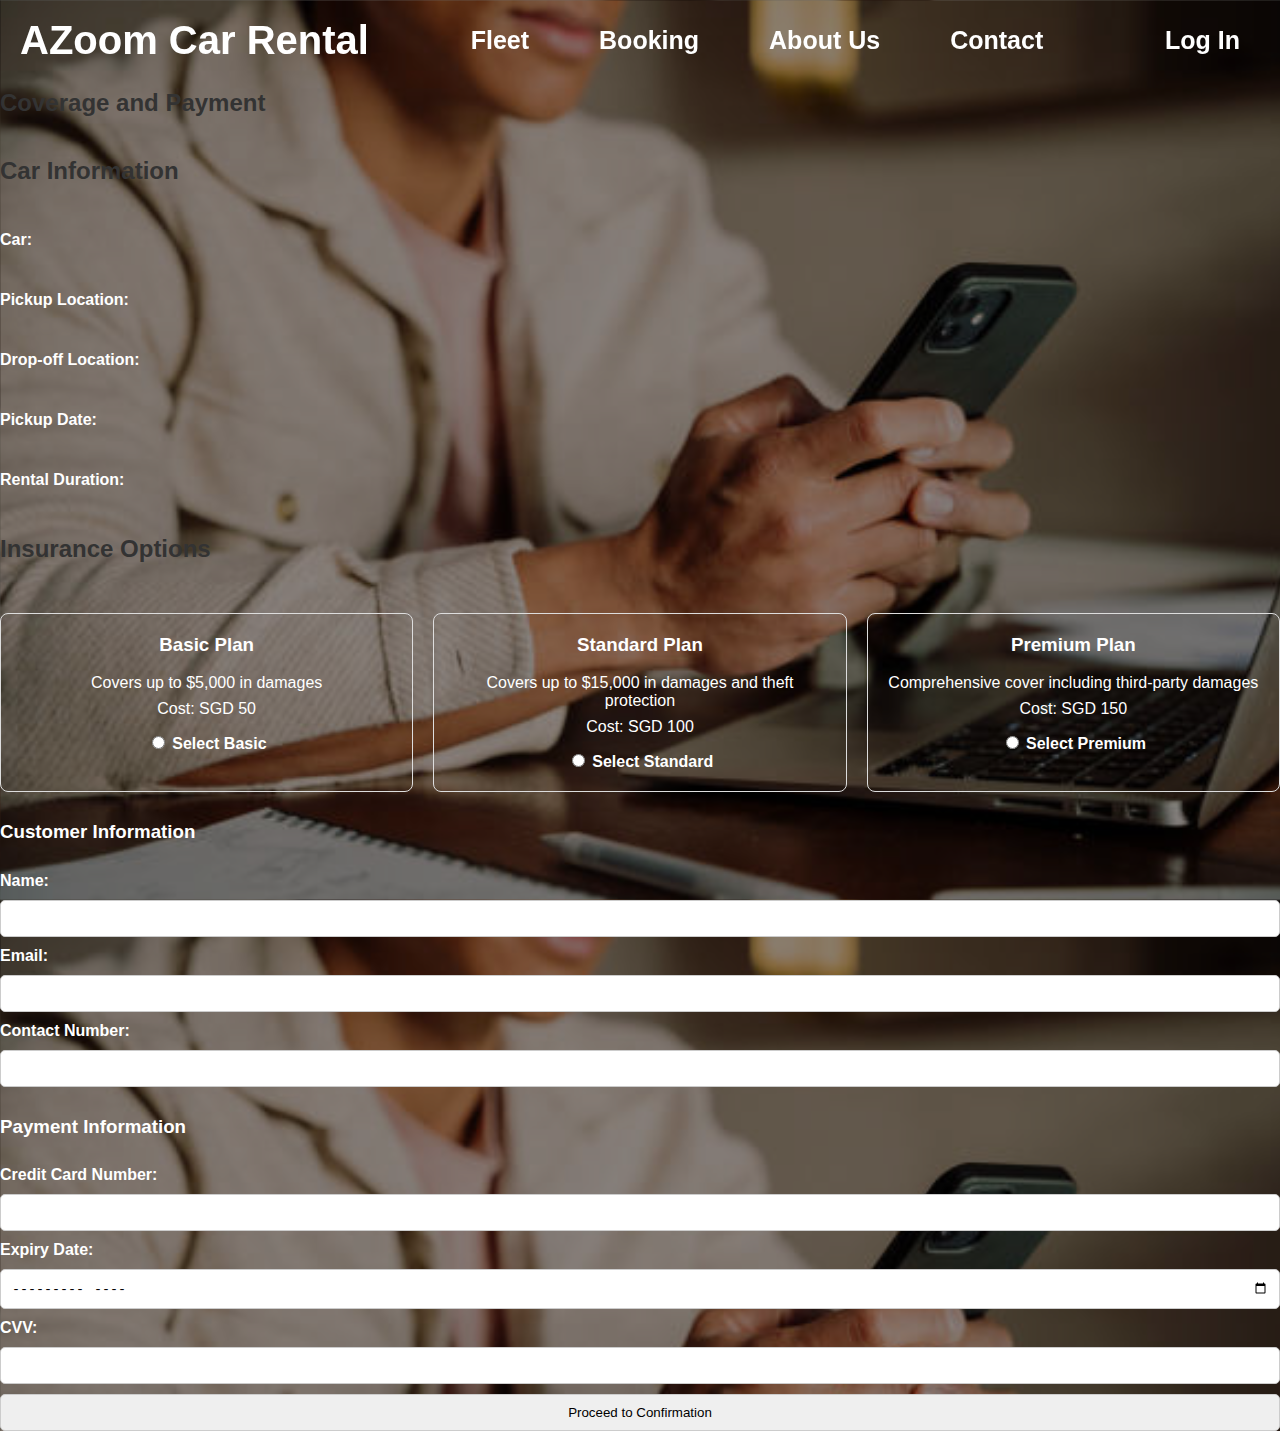
<file: Coverage.html>
<!DOCTYPE html>
<html lang="en">
<head>
    <meta charset="UTF-8">
    <meta name="viewport" content="width=device-width, initial-scale=1.0">
    <title>Coverage & Payment</title>
    <link rel="stylesheet" href="styles.css">
</head>
<body class="coverage-page">
    <header>
        <nav id="navbar" class="navbar">
            <div class="logo">
                <a href="index.html">
                    <h1>AZoom Car Rental</h1>
                </a>
            </div>
            <div class="nav-links">
                <ul>
                    <li><a href="fleet.html">Fleet</a></li>
                    <li><a href="booking.html">Booking</a></li>
                    <li><a href="about.html">About Us</a></li>
                    <li><a href="contact.html">Contact</a></li>
                </ul>
            </div>
            <div class="login">
                <a href="profile.html">Log In</a>
            </div>
        </nav>
    </header>

    <main>
        <section class="coverage-container">
            <h2>Coverage and Payment</h2>
            <form id="coverage-form" action="confirmation.html" method="GET">
                <h2>Car Information</h2>
                <p><strong>Car:</strong> <span id="car-info"></span></p>
                <p><strong>Pickup Location:</strong> <span id="pickup-info"></span></p>
                <p><strong>Drop-off Location:</strong> <span id="dropoff-info"></span></p>
                <p><strong>Pickup Date:</strong> <span id="date-info"></span></p>
                <p><strong>Rental Duration:</strong> <span id="duration-info"></span></p>

                <h2>Insurance Options</h2>
                <div class="insurance-options">
                    <div class="insurance-card">
                        <h3>Basic Plan</h3>
                        <p>Covers up to $5,000 in damages</p>
                        <p>Cost: SGD 50</p>
                        <label>
                            <input type="radio" name="insurance" value="Basic" required>
                            Select Basic
                        </label>
                    </div>
                    
                    <div class="insurance-card">
                        <h3>Standard Plan</h3>
                        <p>Covers up to $15,000 in damages and theft protection</p>
                        <p>Cost: SGD 100</p>
                        <label>
                            <input type="radio" name="insurance" value="Standard">
                            Select Standard
                        </label>
                    </div>
                    
                    <div class="insurance-card">
                        <h3>Premium Plan</h3>
                        <p>Comprehensive cover including third-party damages</p>
                        <p>Cost: SGD 150</p>
                        <label>
                            <input type="radio" name="insurance" value="Premium">
                            Select Premium
                        </label>
                    </div>
                </div>

                <h3>Customer Information</h3>
                <label for="name">Name:</label>
                <input type="text" id="name" name="name" required>

                <label for="email">Email:</label>
                <input type="email" id="email" name="email" required>

                <label for="contact-number">Contact Number:</label>
                <input type="tel" id="contact-number" name="contact-number" required>

                <h3>Payment Information</h3>
                <label for="credit-card-number">Credit Card Number:</label>
                <input type="text" id="credit-card-number" name="credit-card-number" required>

                <label for="expiry-date">Expiry Date:</label>
                <input type="month" id="expiry-date" name="expiry-date" required>

                <label for="cvv">CVV:</label>
                <input type="text" id="cvv" name="cvv" required>

                <input type="submit" value="Proceed to Confirmation">
            </form>
        </section>
    </main>

    <footer>
        <p>&copy; 2024 AZoom Car Rental. All rights reserved.</p>
        <p>Follow us on social media: 
            <a href="#">Facebook</a> | 
            <a href="#">Twitter</a> | 
            <a href="#">Instagram</a>
        </p>
    </footer>
    <script src="script.js"></script>
</body>
</html>
</file>
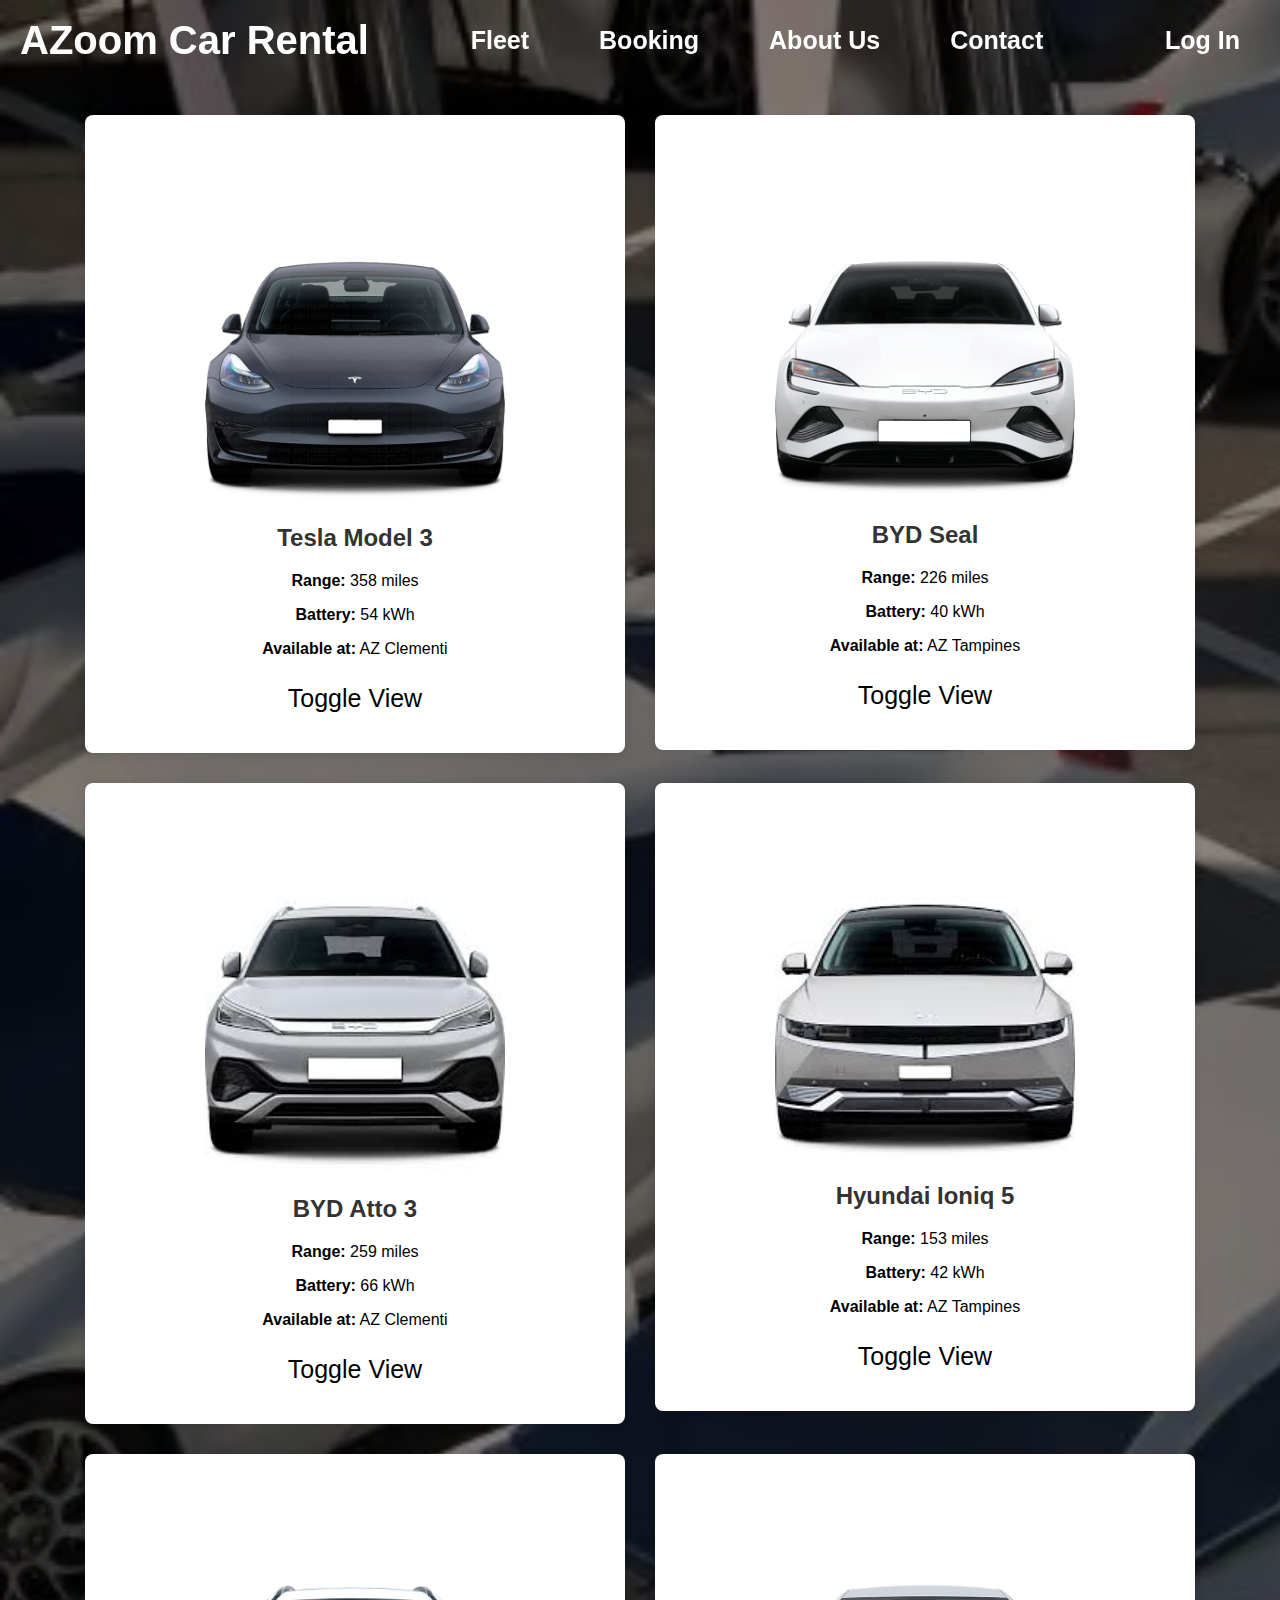
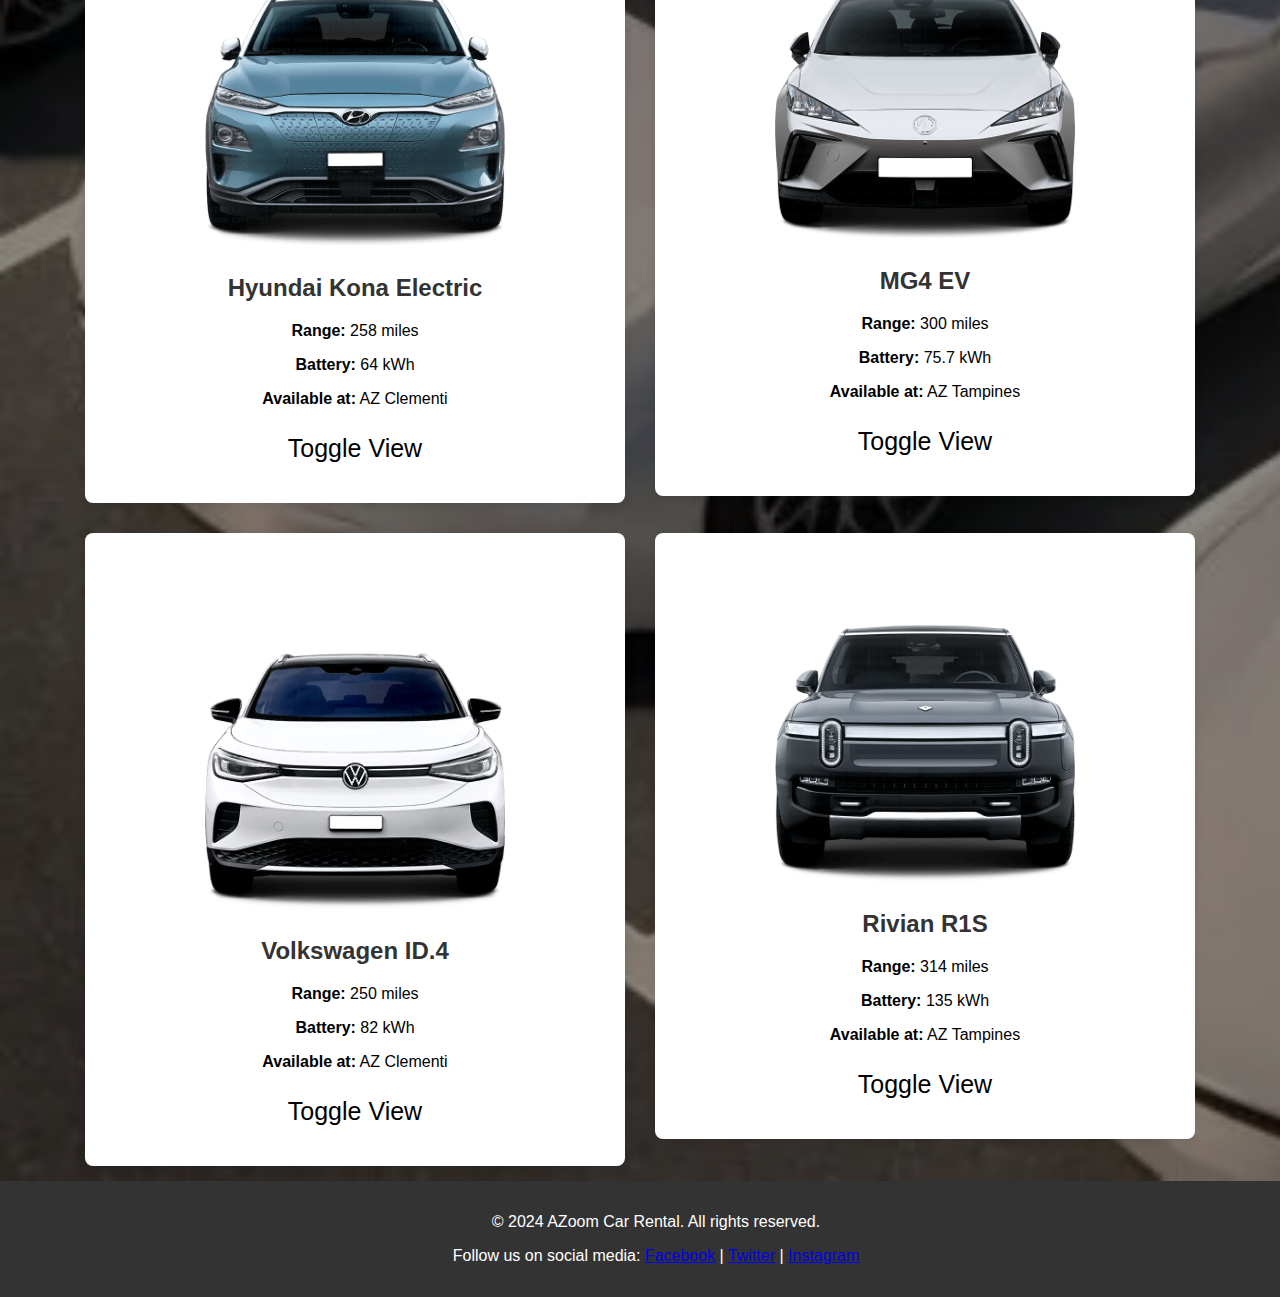
<file: fleet.html>
<!DOCTYPE html>
<html lang="en">
<head>
    <meta charset="UTF-8">
    <meta name="viewport" content="width=device-width, initial-scale=1.0">
    <title>Our Fleet</title>
    <link rel="stylesheet" href="styles.css">
</head>
<body class="fleet-page">
    <header>
        <nav id ="navbar" class="navbar" >
            <div class="logo">
                <a href="index.html">
                    <h1>AZoom Car Rental</h1>
                </a>
            </div>
            <div class="nav-links">
                <ul>
                    <li><a href="fleet.html">Fleet</a></li>
                    <li><a href="booking.html">Booking</a></li>
                    <li><a href="about.html">About Us</a></li>
                    <li><a href="contact.html">Contact</a></li>
                </ul>
            </div>
            <div class="login">
                <a href="profile.html">Log In</a>
            </div>
        </nav>
    </header>
    <main>
        <div class="fleet-container">
            <!-- Car 1 -->
            <div class="car-card">
                <img src="images/Tesla_front.png" alt="Tesla Model 3Front View" class="car-image" id="car1-image">
                <h2>Tesla Model 3</h2>
                <div class="car-specs">
                    <p><strong>Range:</strong> 358 miles</p>
                    <p><strong>Battery:</strong> 54 kWh</p>
                    <p><strong>Available at:</strong> AZ Clementi</p>
                </div>
                <button class="toggle-button" onclick="toggleImage('car1')">Toggle View</button>
            </div>
            <!-- Car 2 -->
            <div class="car-card">
                <img src="images/BYDSeal_front.png" alt="Car 2 Front View" class="car-image" id="car2-image">
                <h2>BYD Seal</h2>
                <div class="car-specs">
                    <p><strong>Range:</strong> 226 miles</p>
                    <p><strong>Battery:</strong> 40 kWh</p>
                    <p><strong>Available at:</strong> AZ Tampines</p>
                </div>
                <button class="toggle-button" onclick="toggleImage('car2')">Toggle View</button>
            </div>
            <!-- Car 3 -->
            <div class="car-card">
                <img src="images/BYDAtto3_front.png" alt="Car 3 Front View" class="car-image" id="car3-image">
                <h2>BYD Atto 3</h2>
                <div class="car-specs">
                    <p><strong>Range:</strong> 259 miles</p>
                    <p><strong>Battery:</strong> 66 kWh</p>
                    <p><strong>Available at:</strong> AZ Clementi</p>
                </div>
                <button class="toggle-button" onclick="toggleImage('car3')">Toggle View</button>
            </div>

            <!-- Car 4 -->
            <div class="car-card">
                <img src="images/Hyundai_front.png" alt="Car 4 Front View" class="car-image" id="car4-image">
                <h2>Hyundai Ioniq 5</h2>
                <div class="car-specs">
                    <p><strong>Range:</strong> 153 miles</p>
                    <p><strong>Battery:</strong> 42 kWh</p>
                    <p><strong>Available at:</strong> AZ Tampines</p>
                </div>
                <button class="toggle-button" onclick="toggleImage('car4')">Toggle View</button>
            </div>

            <!-- Car 5 -->
            <div class="car-card">
                <img src="images/HyundaiKona_front.png" alt="Car 5 Front View" class="car-image" id="car5-image">
                <h2>Hyundai Kona Electric</h2>
                <div class="car-specs">
                    <p><strong>Range:</strong> 258 miles</p>
                    <p><strong>Battery:</strong> 64 kWh</p>
                    <p><strong>Available at:</strong> AZ Clementi</p>
                </div>
                <button class="toggle-button" onclick="toggleImage('car5')">Toggle View</button>
            </div>

            <!-- Car 6 -->
            <div class="car-card">
                <img src="images/MG4_front.png" alt="Car 6 Front View" class="car-image" id="car6-image">
                <h2>MG4 EV</h2>
                <div class="car-specs">
                    <p><strong>Range:</strong> 300 miles</p>
                    <p><strong>Battery:</strong> 75.7 kWh</p>
                    <p><strong>Available at:</strong> AZ Tampines</p>
                </div>
                <button class="toggle-button" onclick="toggleImage('car6')">Toggle View</button>
            </div>

            <!-- Car 7 -->
            <div class="car-card">
                <img src="images/VW_front.png" alt="Car 7 Front View" class="car-image" id="car7-image">
                <h2>Volkswagen ID.4</h2>
                <div class="car-specs">
                    <p><strong>Range:</strong> 250 miles</p>
                    <p><strong>Battery:</strong> 82 kWh</p>
                    <p><strong>Available at:</strong> AZ Clementi</p>
                </div>
                <button class="toggle-button" onclick="toggleImage('car7')">Toggle View</button>
            </div>

            <!-- Car 8 -->
            <div class="car-card">
                <img src="images/Rivian_front.png"Car 8 Front View" class="car-image" id="car8-image">
                <h2>Rivian R1S</h2>
                <div class="car-specs">
                    <p><strong>Range:</strong> 314 miles</p>
                    <p><strong>Battery:</strong> 135 kWh</p>
                    <p><strong>Available at:</strong> AZ Tampines</p>
                </div>
                <button class="toggle-button" onclick="toggleImage('car8')">Toggle View</button>
            </div>
        </div>
    </main>
    <footer>
        <p>&copy; 2024 AZoom Car Rental. All rights reserved.</p>
        <p>Follow us on social media: 
            <a href="#">Facebook</a> | 
            <a href="#">Twitter</a> | 
            <a href="#">Instagram</a>
        </p>
    </footer>
    <script src="script.js"></script>
</body>
</html>
</file>
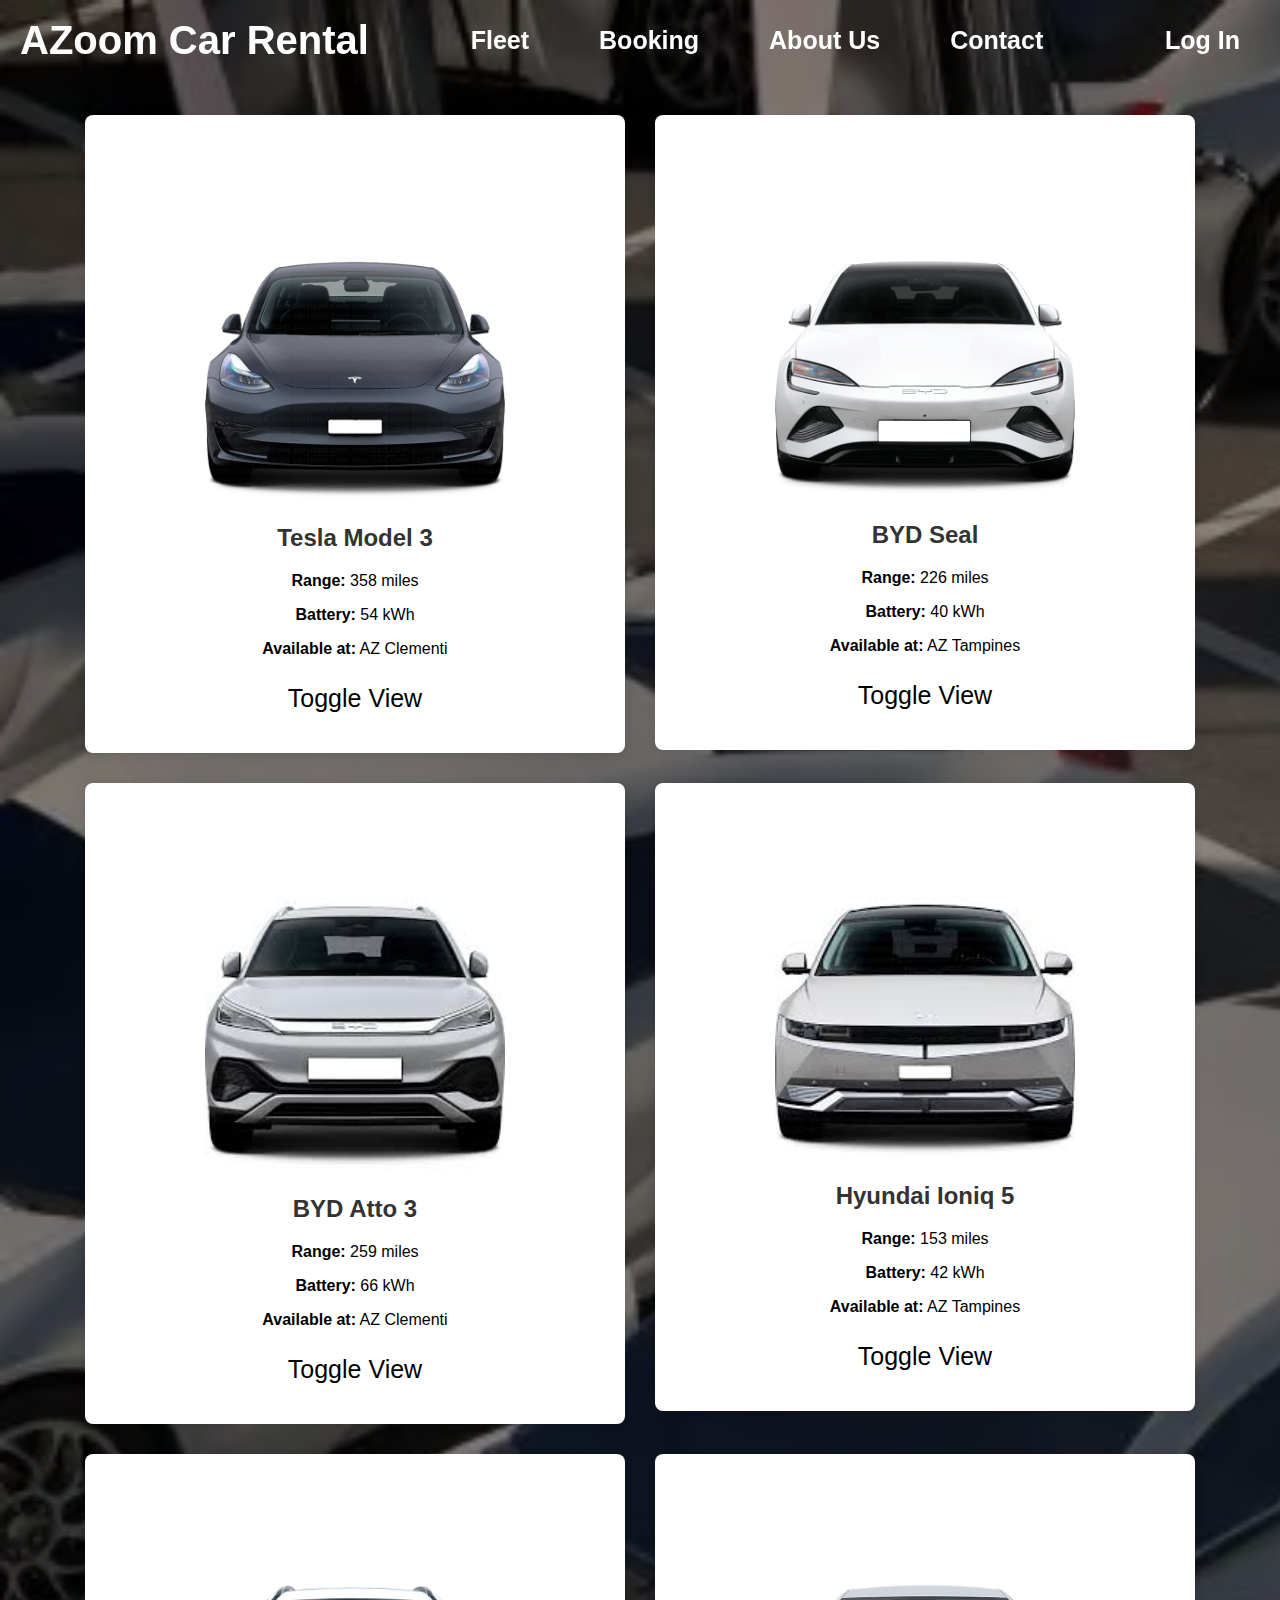
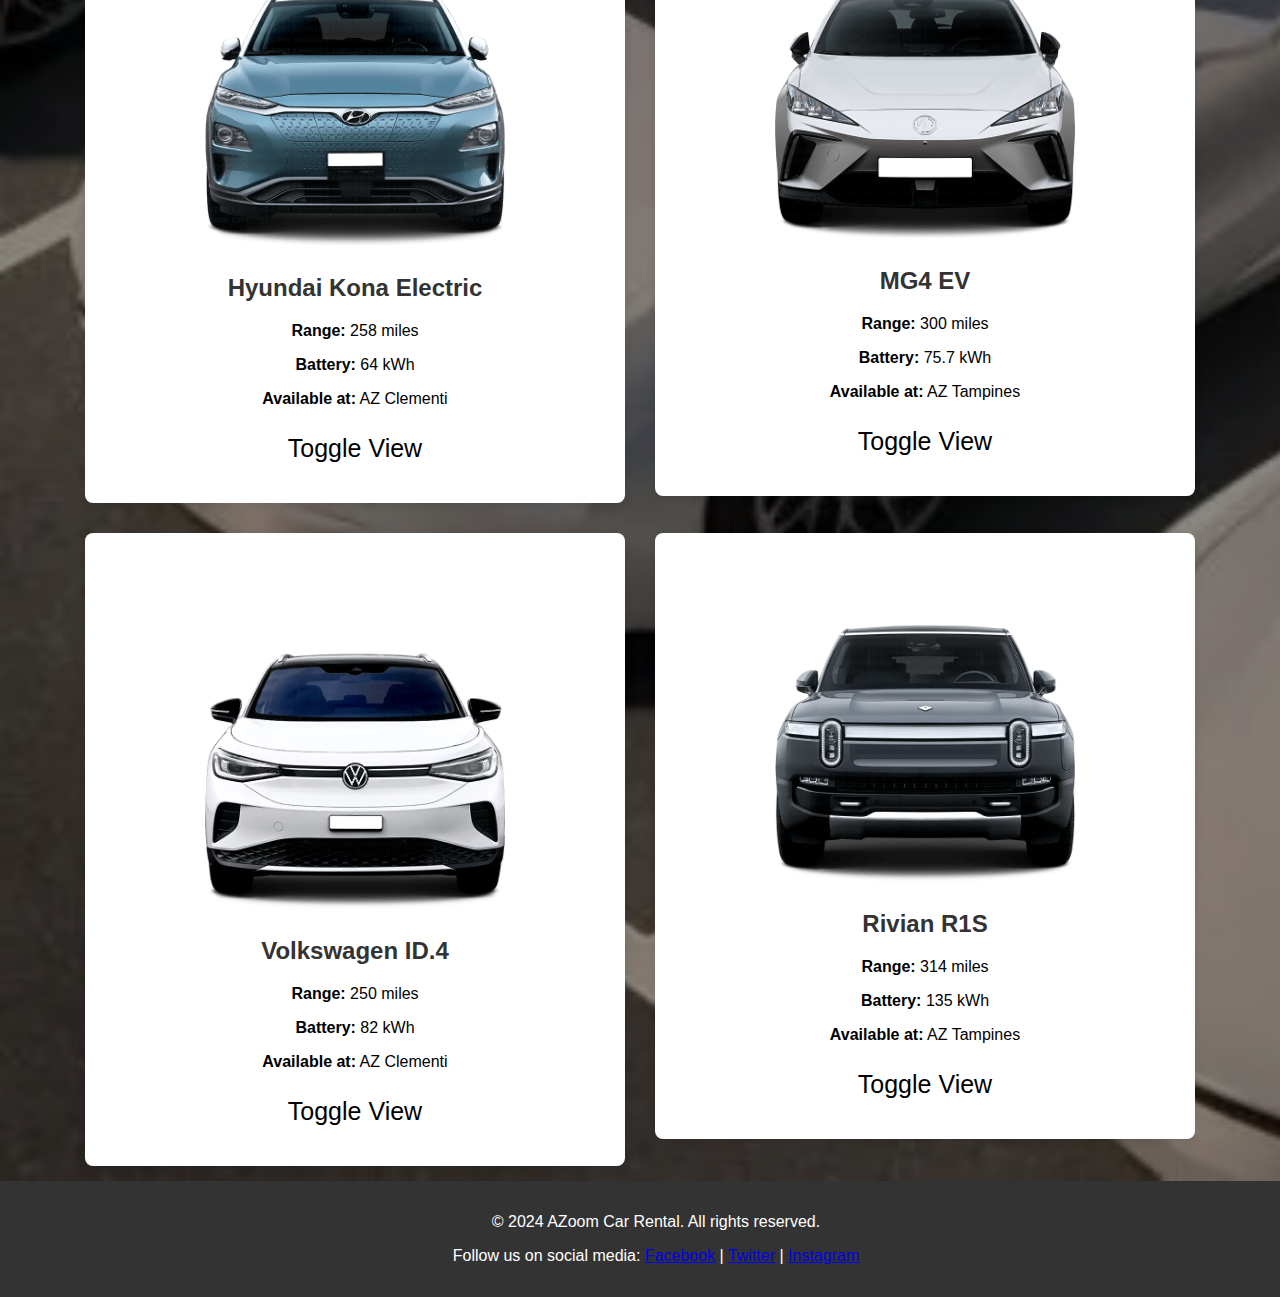
<file: Fleet.html>
<!DOCTYPE html>
<html lang="en">
<head>
    <meta charset="UTF-8">
    <meta name="viewport" content="width=device-width, initial-scale=1.0">
    <title>Our Fleet</title>
    <link rel="stylesheet" href="styles.css">
</head>
<body class="fleet-page">
    <header>
        <nav id ="navbar" class="navbar" >
            <div class="logo">
                <a href="index.html">
                    <h1>AZoom Car Rental</h1>
                </a>
            </div>
            <div class="nav-links">
                <ul>
                    <li><a href="fleet.html">Fleet</a></li>
                    <li><a href="booking.html">Booking</a></li>
                    <li><a href="about.html">About Us</a></li>
                    <li><a href="contact.html">Contact</a></li>
                </ul>
            </div>
            <div class="login">
                <a href="profile.html">Log In</a>
            </div>
        </nav>
    </header>
    <main>
        <div class="fleet-container">
            <!-- Car 1 -->
            <div class="car-card">
                <img src="/images/Tesla_front.png" alt="Tesla Model 3Front View" class="car-image" id="car1-image">
                <h2>Tesla Model 3</h2>
                <div class="car-specs">
                    <p><strong>Range:</strong> 358 miles</p>
                    <p><strong>Battery:</strong> 54 kWh</p>
                    <p><strong>Available at:</strong> AZ Clementi</p>
                </div>
                <button class="toggle-button" onclick="toggleImage('car1')">Toggle View</button>
            </div>
            <!-- Car 2 -->
            <div class="car-card">
                <img src="/images/BYDSeal_front.png" alt="Car 2 Front View" class="car-image" id="car2-image">
                <h2>BYD Seal</h2>
                <div class="car-specs">
                    <p><strong>Range:</strong> 226 miles</p>
                    <p><strong>Battery:</strong> 40 kWh</p>
                    <p><strong>Available at:</strong> AZ Tampines</p>
                </div>
                <button class="toggle-button" onclick="toggleImage('car2')">Toggle View</button>
            </div>
            <!-- Car 3 -->
            <div class="car-card">
                <img src="/images/BYDAtto3_front.png" alt="Car 3 Front View" class="car-image" id="car3-image">
                <h2>BYD Atto 3</h2>
                <div class="car-specs">
                    <p><strong>Range:</strong> 259 miles</p>
                    <p><strong>Battery:</strong> 66 kWh</p>
                    <p><strong>Available at:</strong> AZ Clementi</p>
                </div>
                <button class="toggle-button" onclick="toggleImage('car3')">Toggle View</button>
            </div>

            <!-- Car 4 -->
            <div class="car-card">
                <img src="/images/Hyundai_front.png" alt="Car 4 Front View" class="car-image" id="car4-image">
                <h2>Hyundai Ioniq 5</h2>
                <div class="car-specs">
                    <p><strong>Range:</strong> 153 miles</p>
                    <p><strong>Battery:</strong> 42 kWh</p>
                    <p><strong>Available at:</strong> AZ Tampines</p>
                </div>
                <button class="toggle-button" onclick="toggleImage('car4')">Toggle View</button>
            </div>

            <!-- Car 5 -->
            <div class="car-card">
                <img src="/images/HyundaiKona_front.png" alt="Car 5 Front View" class="car-image" id="car5-image">
                <h2>Hyundai Kona Electric</h2>
                <div class="car-specs">
                    <p><strong>Range:</strong> 258 miles</p>
                    <p><strong>Battery:</strong> 64 kWh</p>
                    <p><strong>Available at:</strong> AZ Clementi</p>
                </div>
                <button class="toggle-button" onclick="toggleImage('car5')">Toggle View</button>
            </div>

            <!-- Car 6 -->
            <div class="car-card">
                <img src="/images/MG4_front.png" alt="Car 6 Front View" class="car-image" id="car6-image">
                <h2>MG4 EV</h2>
                <div class="car-specs">
                    <p><strong>Range:</strong> 300 miles</p>
                    <p><strong>Battery:</strong> 75.7 kWh</p>
                    <p><strong>Available at:</strong> AZ Tampines</p>
                </div>
                <button class="toggle-button" onclick="toggleImage('car6')">Toggle View</button>
            </div>

            <!-- Car 7 -->
            <div class="car-card">
                <img src="/images/VW_front.png" alt="Car 7 Front View" class="car-image" id="car7-image">
                <h2>Volkswagen ID.4</h2>
                <div class="car-specs">
                    <p><strong>Range:</strong> 250 miles</p>
                    <p><strong>Battery:</strong> 82 kWh</p>
                    <p><strong>Available at:</strong> AZ Clementi</p>
                </div>
                <button class="toggle-button" onclick="toggleImage('car7')">Toggle View</button>
            </div>

            <!-- Car 8 -->
            <div class="car-card">
                <img src="/images/Rivian_front.png"Car 8 Front View" class="car-image" id="car8-image">
                <h2>Rivian R1S</h2>
                <div class="car-specs">
                    <p><strong>Range:</strong> 314 miles</p>
                    <p><strong>Battery:</strong> 135 kWh</p>
                    <p><strong>Available at:</strong> AZ Tampines</p>
                </div>
                <button class="toggle-button" onclick="toggleImage('car8')">Toggle View</button>
            </div>
        </div>
    </main>
    <footer>
        <p>&copy; 2024 AZoom Car Rental. All rights reserved.</p>
        <p>Follow us on social media: 
            <a href="#">Facebook</a> | 
            <a href="#">Twitter</a> | 
            <a href="#">Instagram</a>
        </p>
    </footer>
    <script src="script.js"></script>
</body>
</html>
</file>
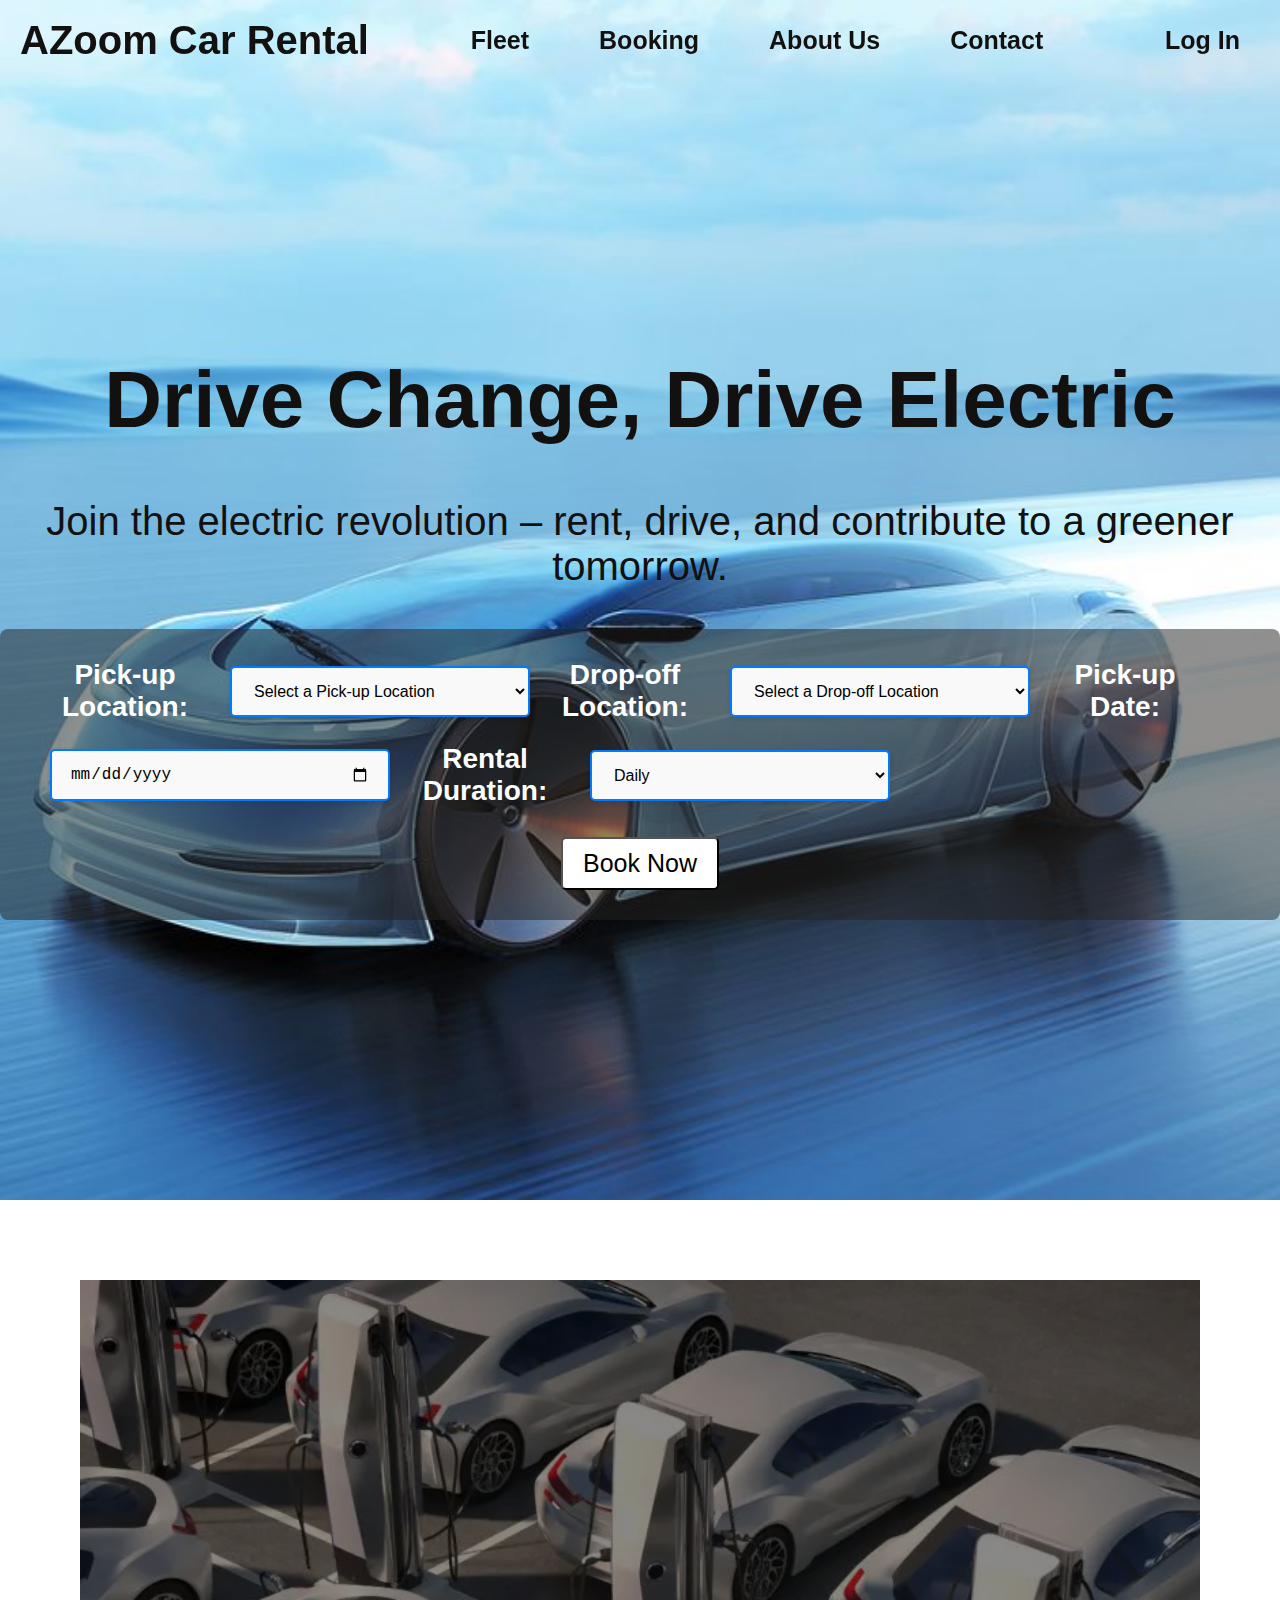
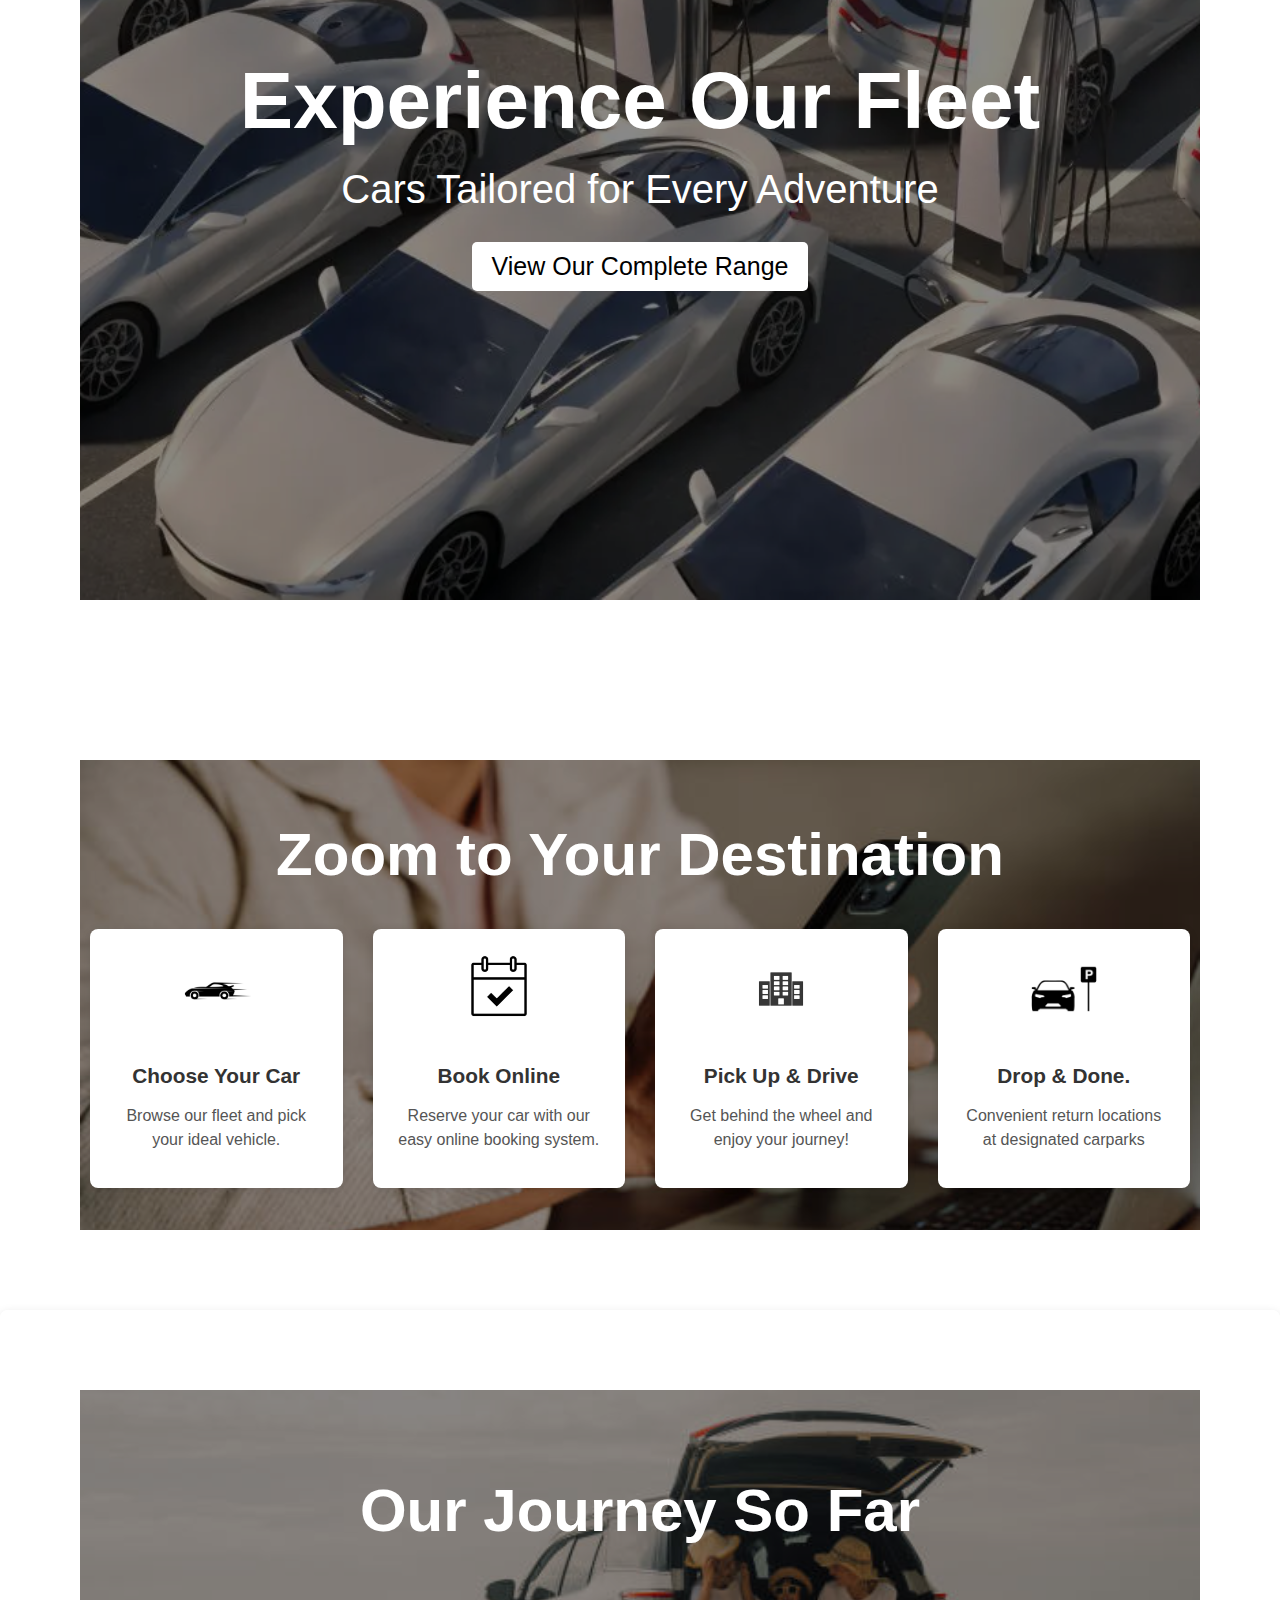
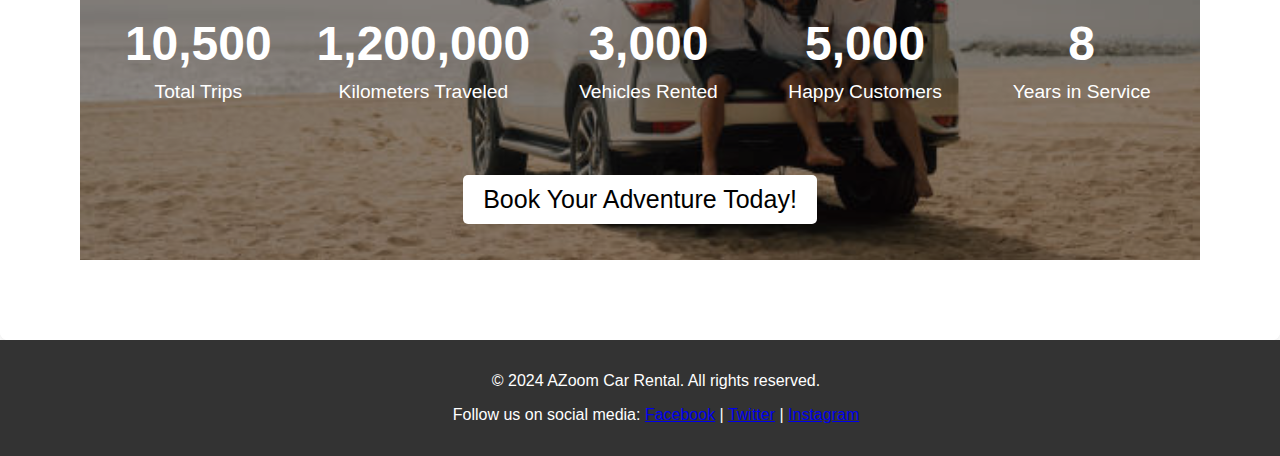
<file: Home.html>
<!DOCTYPE html>
<html lang="en">
<head>
    <meta charset="UTF-8">
    <meta name="viewport" content="width=device-width, initial-scale=1.0">
    <title>AZoom Car Rental</title>
    <link rel="stylesheet" href="styles.css">
</head>
<body>
    <header>
        <nav id ="navbar" class="navbar" >
            <div class="logo">
                <a href="home.html">
                    <h1>AZoom Car Rental</h1>
                </a>
            </div>
            <div class="nav-links">
                <ul>
                    <li><a href="fleet.html">Fleet</a></li>
                    <li><a href="booking.html">Booking</a></li>
                    <li><a href="about.html">About Us</a></li>
                    <li><a href="contact.html">Contact</a></li>
                </ul>
            </div>
            <div class="login">
                <a href="profile.html">Log In</a>
            </div>
        </nav>
    </header>
    <main>
        <section class="hero">
            <div class="hero-content">
                <h1 class="motto">Drive Change, Drive Electric</h1>
                <p>Join the electric revolution – rent, drive, and contribute to a greener tomorrow.</p>
                
                <form id="bookingForm" action="booking.html" method="get"> <!-- Directly submits to booking.html -->
                    <label for="pickup-location">Pick-up Location:</label>
                    <select id="pickup-location" name="pickup-location">
                        <option value="">Select a Pick-up Location</option>
                        <option value="azclementi">AZ Clementi Branch</option>
                        <option value="aztampines">AZ Tampines Branch</option>
                    </select>
                
                    <label for="dropoff-location">Drop-off Location:</label>
                    <select id="dropoff-location" name="dropoff-location">
                        <option value="">Select a Drop-off Location</option>
                        <option value="carpark1">Bugis Junction Carpark</option>
                        <option value="carpark2">Suntec City Carpark</option>
                        <option value="carpark3">VivoCity Carpark</option>
                        <option value="carpark4">Orchard Gateway Carpark</option>
                        <option value="carpark5">Raffles City Carpark</option>
                        <option value="carpark6">Marina Square Carpark</option>
                        <option value="carpark7">Holland Village Carpark</option>
                        <option value="carpark8">Katong Shopping Centre Carpark</option>
                        <option value="carpark9">Jurong Point Carpark</option>
                        <option value="carpark10">Bugis+ Carpark</option>
                        <option value="carpark11">The Cathay Carpark</option>
                        <option value="carpark12">Plaza Singapura Carpark</option>
                        <option value="carpark13">The Star Vista Carpark</option>
                        <option value="carpark14">City Square Mall Carpark</option>
                        <option value="carpark15">Westgate Carpark</option>
                        <option value="carpark16">Tiong Bahru Plaza Carpark</option>
                        <option value="carpark17">AMK Hub Carpark</option>
                        <option value="carpark18">Compass One Carpark</option>
                        <option value="carpark19">Great World City Carpark</option>
                        <option value="carpark20">Junction 8 Carpark</option>
                        <option value="carpark21">Bedok Mall Carpark</option>
                        <option value="carpark22">Kallang Wave Mall Carpark</option>
                        <option value="carpark23">NEX Mall Carpark</option>
                        <option value="carpark24">Tampines Mall Carpark</option>
                        <option value="carpark25">Serangoon NEX Carpark</option>
                        <option value="carpark26">Changi City Point Carpark</option>
                        <option value="carpark27">Paya Lebar Quarter Carpark</option>
                        <option value="carpark28">Woodlands Causeway Point Carpark</option>
                        <option value="carpark29">Hillion Mall Carpark</option>
                        <option value="carpark30">Eastpoint Mall Carpark</option>
                    </select>
                
                    <label for="pickup-date">Pick-up Date:</label>
                    <input type="date" id="pickup-date" name="pickup-date">
                  
                    <label for="rental-duration">Rental Duration:</label>
                    <select id="rental-duration" name="rental-duration">
                        <option value="daily">Daily</option>
                        <option value="weekly">Weekly</option>
                        <option value="monthly">Monthly</option>
                    </select>
                
                    <div class="button-container"> 
                        <button type="submit">Book Now</button>
                    </div>
                </form>                
            </div>
        </section>
        <section class="fleet">
            <h2>Experience Our Fleet</h2>
            <p>Cars Tailored for Every Adventure</p>
            <a href="Fleet.html" class="btn">View Our Complete Range</a>
        </section>
        <section class="process">
            <h2>Zoom to Your Destination</h2>
            <div class="steps">
                <div class="step">
                    <img src="/images/AZcaricon.jpeg" alt="Choose Your Car Icon" class="icon">
                    <h3>Choose Your Car</h3>
                    <p>Browse our fleet and pick your ideal vehicle.</p>
                </div>
                <div class="step">
                    <img src="/images/AZbookingicon.jpg" alt="Book Online Icon" class="icon">
                    <h3>Book Online</h3>
                    <p>Reserve your car with our easy online booking system.</p>
                </div>
                <div class="step">
                    <img src="/images/AZcarstore.webp" alt="Pick Up & Drive Icon" class="icon">
                    <h3>Pick Up & Drive</h3>
                    <p>Get behind the wheel and enjoy your journey!</p>
                </div>
                <div class="step">
                    <img src="/images/AZcarpark.avif" alt="#" class="icon">
                    <h3>Drop & Done.</h3>
                     <p>Convenient return locations at designated carparks</p>
                </div>
            </div>
        </section>
        <section class="counters">
            <h2>Our Journey So Far</h2>
            <div class="counter">
                <div class="count">10,500</div>
                <span>Total Trips</span>
            </div>
            <div class="counter">
                <div class="count">1,200,000</div>
                <span>Kilometers Traveled</span>
            </div>
            <div class="counter">
                <div class="count">3,000</div>
                <span>Vehicles Rented</span>
            </div>
            <div class="counter">
                <div class="count">5,000</div>
                <span>Happy Customers</span>
            </div>
            <div class="counter">
                <div class="count">8</div>
                <span>Years in Service</span>
            </div>
            <div class="button-container">
                <a href="booking.html" class="btn">Book Your Adventure Today!</a>
            </div>
        </section>
    </main>
    <footer>
        <p>&copy; 2024 AZoom Car Rental. All rights reserved.</p>
        <p>Follow us on social media: 
            <a href="#">Facebook</a> | 
            <a href="#">Twitter</a> | 
            <a href="#">Instagram</a>
        </p>
    </footer>
    <script src="script.js"></script>
</body>
</html>
</file>
<file: styles.css>
/* General Styles */
body {
    font-family: Arial, sans-serif;
    margin: 0;
    padding: 0;
}

/* Header Styles */
.navbar {
    position: fixed; /* Fix header to the top */  
    height:80px;
    top: 0;
    left: 0;
    right: 0;
    background-color: transparent; /* Start with a transparent background */
    transition: background-color 0.5s ease, top 0.8s ease; /* Smooth transition for background color */
    z-index: 1000; /* Ensure it stays above other content */
}

.navbar.visible {
    background-color: white; /* White background color when scrolled */
}

/* Navigation styles */
nav {
    display: flex; /* Flexbox for layout */
    align-items: center; /* Center vertically */
    padding: 0 20px; /* Space from the left and right borders */
}

/* Logo styles */
.logo {
    left: 20px; /* Add space from the left border */
}

.logo h1 {
    display: inline-block; /* Makes the links behave like buttons */
    color: #131010;
    font-size: 40px; /* Adjust font size */
    font-weight: bold; /* Make text bold */
    margin: 0; /* Remove default margin */
}

/* Navigation links styles */
.nav-links {
    display: flex; /* Flex for horizontal alignment */
    flex-grow: 1; /* Allow nav-links to take up remaining space */
    justify-content: center; /* Center the nav links */
}

.nav-links ul {
    list-style: none; /* Remove bullets */
    margin: 0; /* Remove margin */
    padding: 0; /* Remove padding */
    display: flex; /* Flex for horizontal alignment */
}

.nav-links li {
    margin: 0 15px; /* Space between links */
}

.nav-links li a {
    display: inline-block; /* Makes the links behave like buttons */
    color: #131010;
    font-size: 25px;
    font-weight: bold; /* Make text bold */
    padding: 10px 20px; /* Padding for button-like appearance */
    border-radius: 5px; /* Rounded corners */
    text-decoration: none;
    transition: background-color 0.5s; /* Smooth transition for hover */
}

/* Hover effect for navbar buttons */
.nav-links li a:hover {
    background-color: #8888; /* Change background on hover */
    color: black; /* Maintain text color on hover */
}

/* Style for the Log in link */
.login {
    margin-left: auto; /* Push Log In to the right */
}

.login a {
    color: #131010; /* Text color for Log In */
    font-size: 25px;
    font-weight: bold; /* Make text bold */
    padding: 10px 20px; /* Padding for button-like appearance */
    border-radius: 5px; /* Rounded corners */
    text-decoration: none;
    transition: background-color 0.5s; /* Smooth transition for hover */
}

.login a:hover {
    background-color: #8888; /* Darker shade on hover */
}

/* Hero Section */
.hero {
    height: 100vh;
    display: flex;
    flex-direction: column;
    align-items: center;
    justify-content: flex-start;
    padding-top: 300px;
    background-image: url("images/AZhero.jpg");
    background-size: cover;
    background-position: center;
    color: white;
    text-align: center;
}

.hero .motto {
    font-size: 80px;
    color: #131010;
}

.hero p {
    font-size: 40px;
    color: #131010;
    margin-top: 20px; /* Adjusted to move up */
}

.btn {
    background-color: white;
    color: black;
    padding: 10px 20px;
    font-size: 25px;
    text-decoration: none;
    border-radius: 5px;
    transition: background-color 0.3s;
}

.btn:hover {
    color: white;
    background-color: black;
    transform: scale(1.05); /* Slightly enlarge on hover */
}

/* Hero Section Form */
.hero form {
    display: flex; /* Keep flex display */
    flex-wrap: wrap; /* Allow wrapping */
    align-items: center; /* Center items vertically */
    padding: 30px 50px; 
    border-radius: 8px; 
    background-color: rgba(36, 34, 32, 0.5); 
    background-blend-mode: multiply; /* Blend mode for overlay */
    margin-top: 20px; 
    gap: 20px;
     /* Increased space between elements for better separation */
}

.hero form label {
    font-size: 28px; 
    color: white; 
    font-weight: bold; 
    margin-right: 10px; /* Add margin to separate labels from inputs */
    flex: 0 0 150px; /* Fixed width for labels */
}

.hero form select,
.hero form input[type="text"],
.hero form input[type="date"] {
    padding: 14px 18px; /* Increased padding for a more spacious feel */
    font-size: 16px; 
    font-weight: 500; 
    border: 2px solid #007BFF; /* Changed to a vibrant blue */
    border-radius: 5px; 
    flex: 1; /* Allow inputs to grow and take available space */
    max-width: 300px; /* Set a maximum width for larger screens */
    background-color: #f9f9f9; /* Light background for better readability */
    box-shadow: 0 2px 5px rgba(0, 0, 0, 0.1); /* Subtle shadow for depth */
    transition: border-color 0.3s ease, box-shadow 0.3s ease; /* Smooth transition for focus */
}

/* Change border color and shadow on focus */
.hero form select:focus,
.hero form input[type="text"]:focus,
.hero form input[type="date"]:focus {
    border-color: #0056b3; /* Darker blue when focused */
    box-shadow: 0 0 8px rgba(0, 123, 255, 0.5); /* Glow effect */
    outline: none; /* Remove default outline */
}


.button-container {
    flex-basis: 100%; /* Ensure button takes full width below inputs */
    display: flex; /* Use flex to center the button */
    justify-content: center; /* Center the button */
    margin-top: 10px; /* Space between inputs and button */
}

.hero form button {
    background-color: white;
    color: black;
    padding: 10px 20px;
    font-size: 25px;
    text-decoration: none;
    border-radius: 5px;
    transition: background-color 0.3s;
    width: auto; /* Optional: make the button full width */
}

.hero form button:hover {
    background-color: black;
    color: white;
}

/* Fleet Section */
.fleet {
    height: 100vh; /* Full viewport height */
    display: flex; /* Flexbox for layout */
    flex-direction: column; /* Stack items vertically */
    align-items: center; /* Center items horizontally */
    justify-content: center; /* Center items vertically */
    background-image: url("images/AZCarFleet.webp"); /* Background image for the fleet section */
    background-color: rgba(19, 18, 17, 0.5); /* Dark overlay */
    background-blend-mode: multiply; /* Blend mode for overlay */
    background-size: cover; /* Cover the whole section */
    background-position: center; /* Center the background image */
    border: 80px white solid; /* White border around the section */
    color: white; /* Text color */
    text-align: center; /* Center align text */
    padding: 10px; /* Padding inside the section */
}

/* Fleet Section H2 Style */
.fleet h2 {
    font-size: 80px; /* Adjust the font size */
    color: white; /* Set a specific color */
    font-weight: bold; /* Bold font */
    margin-bottom: 20px; /* Space below the heading */
}

/* Fleet Section P Style */
.fleet p {
    font-size: 40px; /* Adjust the font size */
    color: white; /* Set a lighter color */
    margin: 0 auto 30px auto; /* Center with space below */
}

.process {
    height: 50vh; /* Full viewport height */
    background-image:url("images/AZprocessbackground.jpg");
    background-color: rgba(19, 18, 17, 0.5); /* Dark overlay */
    background-blend-mode: multiply; /* Blend mode for overlay */
    background-size: cover;
    background-position: center;
    border: 80px white solid; /* White border around the section */
    padding: 10px;
    text-align: center;
}

.process h2 {
    font-size: 60px;
    color: white;
    margin-bottom: 40px;
}

.steps {
    display: flex;
    justify-content: space-around;
    flex-wrap: wrap; /* Wraps items on smaller screens */
    gap: 30px;
    margin-bottom: 20px;
}

.step {
    background-color: white;
    border-radius: 8px;
    padding: 20px;
    box-shadow: 0 2px 10px rgba(0, 0, 0, 0.1);
    flex: 1 1 200px; /* Allows flexibility in width */
    max-width: 250px; /* Max width for each step card */
    text-align: center;
}

.icon {
    width: 80px;    /* Standard width for all icons */
    height: 80px;   /* Standard height for all icons */
    object-fit: contain; /* Ensures images fit without distortion */
    margin-bottom: 10px;
}

.step h3 {
    font-size: 1.3em;
    color: #333;
    margin-bottom: 10px;
}

.step p {
    font-size: 1em;
    color: #555;
    line-height: 1.5;
}
.counters {
    height: 50vh; /* Full viewport height */
    background-image:url("images/AZcarfamily.jpg");
    background-color: rgba(19, 18, 17, 0.5); /* Dark overlay */
    background-blend-mode: multiply; /* Blend mode for overlay */
    background-size: cover;
    background-position: center;
    border: 80px white solid; /* White border around the section */
    padding: 10px;
    border-radius: 8px;
    box-shadow: 0 2px 10px rgba(0, 0, 0, 0.1);
    text-align: center;
    display: flex;
    justify-content: space-around; /* Space evenly across the page */
    align-items: center; /* Align items vertically */
    flex-wrap: wrap; /* Wrap elements on smaller screens */
}

.counters h2 {
    width: 100%; /* Ensures the heading spans the full width */
    color: white;
    font-size: 60px;
    margin-bottom: 10px;
}

.counter {
    color: white;
    flex: 1 1 150px; /* Flexible sizing with a minimum width */
    display: flex;
    flex-direction: column;
    align-items: center;
    margin: 10px; /* Space between counters */
}

.count {
    font-size: 3em;
    color: white;
    font-weight: bold;
}

.counter span {
    margin-top: 10px;
    font-size: 1.2em;
}

.counters .button-container {
    flex-basis: 100%; /* Ensure button takes full width below counters */
    display: flex; /* Use flex to center the button */
    justify-content: center; /* Center the button */
    margin-top: 10px; /* Space between counters and button */
}

/* Navbar Styles for Fleet Page */
body.fleet-page .navbar a {
    color: white; /* Change this to your desired color for the navbar links */
}

/* Fleet Page Specific Styles */
.fleet-page .logo h1 {
    color: white; /* Change logo color to white on fleet page */
}

.fleet-container {
    height: 100; /* Full viewport height */
    display: flex;
    flex-wrap: wrap; /* Allow items to wrap */
    justify-content: center; /* Center items horizontally */
    align-items: flex-start; /* Align items at the start */
    background-image: url("images/AZCarFleet.webp"); /* Background image */
    background-color: rgba(19, 18, 17, 0.5); /* Dark overlay */
    background-blend-mode: multiply; /* Blend mode for overlay */
    background-size: cover; /* Cover the whole section */
    padding-top: 100px;
}

.car-card {
    background: white;
    border-radius: 8px;
    box-shadow: 0 2px 10px rgba(0, 0, 0, 0.1);
    margin: 15px;
    padding: 20px;
    width: 500px;
    text-align: center;
    position: relative;
}

.car-image {
    width: 100%; /* Full width of the parent container */
    height: auto; /* Maintains aspect ratio */
    max-width: 300px; /* Optional maximum width */
}

.toggle-button {
    display: block;
    margin: 10px auto;
    padding: 8px 12px;
    background-color: #28a745;
    color: white;
    border: none;
    border-radius: 5px;
    cursor: pointer;
    transition: background-color 0.3s;
}

.toggle-button:hover {
    background-color: #218838;
}

.car-specs {
    margin: 10px 0;
}

.car-card button {
    background-color: white;
    color: black;
    padding: 10px 20px;
    font-size: 25px;
    text-decoration: none;
    border-radius: 5px;
    transition: background-color 0.3s;
}

.car-card button:hover {
    color: white;
    background-color: black;
    transform: scale(1.05); /* Slightly enlarge on hover */
}


.booking-page {
    height: 100;
    display: flex;
    flex-wrap: wrap; /* Allow items to wrap */
    justify-content: center; /* Center items horizontally */
    align-items: flex-start; /* Align items at the start */
    background-image: url("images/AZprocessbackground.jpg"); /* Background image */
    background-color: rgba(19, 18, 17, 0.5); /* Dark overlay */
    background-blend-mode: multiply;
    background-size: cover;
    padding-top: 100px;
}

/* Navbar Styles for Booking Page */
body.booking-page .navbar a {
    color: white; /* Change this to your desired color for the navbar links */
}

/* Booking Page Specific Styles */
.booking-page .logo h1 {
    color: white; /* Change logo color to white on booking page */
}

/* Booking Form Styles */
#booking-form {
    display: flex;
    flex-direction: row; 
    justify-content: space-between; 
    flex-wrap: wrap; /* Allow wrapping for responsiveness */
    padding: 30px 50px; 
    border-radius: 8px; 
    /* background-color: rgba(36, 34, 32, 0.5); */
    /* background-blend-mode: multiply; */
}

#booking-form h2{
    font-size: 40px; /* Adjusted to match hero section */
    color: white; /* Use white text color */
    font-weight: bold; /* Bold text */
}
#booking-form label {
    font-size: 25px; /* Adjusted to match hero section */
    color: white; /* Use white text color */
    font-weight: bold; /* Bold text */
    margin-right: 10px; /* Margin to separate labels from inputs */
    flex: 0 0 150px; /* Fixed width for labels */
}

#booking-form input,
#booking-form select {
    padding: 14px 18px; /* Consistent padding */
    font-size: 25px; /* Font size for readability */
    font-weight: bold; /* Slightly bolder text */
    border: 2px solid #007BFF; /* Vibrant blue border */
    border-radius: 5px; /* Rounded corners */
    margin: 10px; /* Margin for spacing */
    background-color: #f9f9f9; /* Light background for inputs */
    flex: 1; /* Allow inputs to grow */
    max-width: 300px; /* Maximum width for larger screens */
    box-shadow: 0 2px 5px rgba(0, 0, 0, 0.1); /* Subtle shadow for depth */
    transition: border-color 0.3s ease, box-shadow 0.3s ease; /* Smooth transition */
}

/* Change border color and shadow on focus */
#booking-form input:focus,
#booking-form select:focus {
    border-color: #0056b3; /* Darker blue when focused */
    box-shadow: 0 0 8px rgba(0, 123, 255, 0.5); /* Glow effect */
    outline: none; /* Remove default outline */
}

#booking-form button {
    background-color: white;
    color: black;
    padding: 10px 20px;
    font-size: 25px;
    text-decoration: none;
    border-radius: 5px;
    transition: background-color 0.3s;
}

#booking-form button:hover {
    color: white;
    background-color: black;
    transform: scale(1.05); /* Slightly enlarge on hover */
}

#available-cars h2 {
    font-size: 30px; /* Adjusted to match hero section */
    color: white; /* Use white text color */
    font-weight: bold; /* Bold text */
}

.available-cars-container {
    display: flex;
    flex-wrap: wrap; /* Allow wrapping to the next line if necessary */
    justify-content: space-between; /* Even spacing between cards */
    padding: 20px; /* Optional padding */
}

/* Navbar Styles for Coveraget Page */
body.coverage-page .navbar a {
    color: white; /* Change this to your desired color for the navbar links */
}

/* Fleet Page Specific Styles */
.coverage-page .logo h1 {
    color: white; /* Change logo color to white on fleet page */
}

.coverage-page{
    height: 100;
    display: flex;
    flex-wrap: wrap; /* Allow items to wrap */
    justify-content: center; /* Center items horizontally */
    align-items: flex-start; /* Align items at the start */
    background-image: url("images/AZprocessbackground.jpg"); /* Background image */
    background-color: rgba(19, 18, 17, 0.5); /* Dark overlay */
    background-blend-mode: multiply;
    background-size: cover;
    color:white;
    padding-top: 300px;

}
.coverage-container form {
    display: flex;
    flex-direction: column; /* Stack elements vertically */
    gap: 10px; /* Space between form elements */
    
}

.coverage-container label {
    font-weight: bold;
}

.coverage-container input,
.coverage-container select {
    padding: 10px;
    border: 1px solid #ccc;
    border-radius: 5px;
    transition: border-color 0.3s;
}

.coverage-container input:focus,
.coverage-container select:focus {
    border-color: #007bff; /* Change border color on focus */
    outline: none;
}

.insurance-options {
    display: flex;
    gap: 20px;
    margin-top: 20px;
}

.insurance-card {
    flex: 1;
    border: 1px solid #ddd;
    padding: 20px;
    border-radius: 8px;
    text-align: center;
    transition: transform 0.3s ease;
}

.insurance-card h3 {
    margin-top: 0;
    color: white;
}

.insurance-card p {
    margin: 8px 0;
    color: white;
}

.insurance-card:hover {
    transform: scale(1.05);
}

.insurance-card input[type="radio"] {
    margin-top: 10px;
}

.aboutus-page {
    height: 100;
    display: flex;
    flex-wrap: wrap; /* Allow items to wrap */
    justify-content: center; /* Center items horizontally */
    align-items: flex-start; /* Align items at the start */
    background-image: url("images/AZcarfamily.jpg"); /* Background image */
    background-color: rgba(19, 18, 17, 0.5); /* Dark overlay */
    background-blend-mode: multiply;
    background-size: cover;
    color: white;
    padding-top: 100px;
}

/* Navbar Styles for Booking Page */
body.aboutus-page .navbar a {
    color: white; /* Change this to your desired color for the navbar links */
}

/* Booking Page Specific Styles */
.aboutus-page .logo h1 {
    color: white; /* Change logo color to white on booking page */
}

.contactus-page {
    height: 100;
    display: flex;
    flex-wrap: wrap; /* Allow items to wrap */
    justify-content: center; /* Center items horizontally */
    align-items: flex-start; /* Align items at the start */
    background-image: url("images/AZprocessbackground.jpg"); /* Background image */
    background-color: rgba(19, 18, 17, 0.5); /* Dark overlay */
    background-blend-mode: multiply;
    background-size: cover;
    padding-top: 100px;
}
/* Navbar Styles for Booking Page */
body.contactus-page .navbar a {
    color: white; /* Change this to your desired color for the navbar links */
}

/* Booking Page Specific Styles */
.contactus-page .logo h1 {
    color: white; /* Change logo color to white on booking page */
}

/* Contact Section */
.contact-section {
    background-color: rgba(19, 18, 17, 0.8); /* Dark background for contrast */
    color: white; /* Text color */
    padding: 60px 20px; /* Padding around the section */
    text-align: center; /* Center align text */
}

/* Section Heading */
.contact-section h1 {
    font-size: 48px; /* Adjust heading size */
    margin-bottom: 20px; /* Space below heading */
}

.contact-section p {
    font-size: 20px; /* Font size for paragraph */
    margin-bottom: 40px; /* Space below paragraph */
}

/* Contact Form */
.contact-form {
    display: flex; /* Flexbox for layout */
    flex-direction: column; /* Stack items vertically */
    align-items: center; /* Center items */
    max-width: 600px; /* Max width for form */
    margin: 0 auto; /* Center the form */
    background-color: rgba(255, 255, 255, 0.1); /* Light background for contrast */
    border-radius: 8px; /* Rounded corners */
    padding: 30px; /* Padding inside form */
    box-shadow: 0 2px 10px rgba(0, 0, 0, 0.3); /* Shadow for depth */
}

/* Form Group Style */
.form-group {
    width: 100%; /* Full width for form groups */
    margin-bottom: 20px; /* Space below each form group */
}

/* Labels */
.form-group label {
    display: block; /* Block display for labels */
    font-size: 18px; /* Font size for labels */
    margin-bottom: 5px; /* Space below labels */
    color: white; /* Label text color */
}

/* Input and Textarea Styles */
.contact-form input,
.contact-form textarea {
    padding: 12px; /* Padding for fields */
    font-size: 16px; /* Font size for readability */
    border: 2px solid #007BFF; /* Border color */
    border-radius: 5px; /* Rounded corners */
    width: 100%; /* Full width */
    background-color: rgba(255, 255, 255, 0.3); /* Semi-transparent background */
    transition: border-color 0.3s; /* Smooth transition for border */
}

/* Change border color on focus */
.contact-form input:focus,
.contact-form textarea:focus {
    border-color: #0056b3; /* Darker border on focus */
    outline: none; /* Remove default outline */
}

/* Submit Button Style */
.contact-form input[type="submit"] {
    background-color: #007BFF; /* Primary button color */
    color: white; /* Text color for button */
    padding: 12px 20px; /* Padding for button */
    font-size: 18px; /* Font size */
    border: none; /* No border */
    border-radius: 5px; /* Rounded corners */
    cursor: pointer; /* Pointer on hover */
    transition: background-color 0.3s; /* Smooth transition */
    width: auto; /* Button width */
}

/* Button Hover Effect */
.contact-form input[type="submit"]:hover {
    background-color: #0056b3; /* Darker shade on hover */
}


/* Navbar Styles for Confirmation Page */
body.confirmation-page .navbar a {
    color: white; /* Change this to your desired color for the navbar links */
}

/* Confirmation Page Specific Styles */
.confirmation-page .logo h1 {
    color: white; /* Change logo color to white on booking page */
}
.confirmation-page {
    height: 100;
    display: flex;
    flex-wrap: wrap; /* Allow items to wrap */
    justify-content: center; /* Center items horizontally */
    align-items: flex-start; /* Align items at the start */
    background-image: url("images/AZprocessbackground.jpg"); /* Background image */
    background-color: rgba(19, 18, 17, 0.5); /* Dark overlay */
    background-blend-mode: multiply;
    background-size: cover;
    color:white;
    padding-top: 100px;

}

/* Navbar Styles for Profile Page */
body.confirmation-page .navbar a {
    color: white; /* Change this to your desired color for the navbar links */
}

/* Profile Page Specific Styles */
.confirmation-page .logo h1 {
    color: white; /* Change logo color to white on booking page */
}

.profile-page {
    height: 100;
    display: flex;
    flex-wrap: wrap; /* Allow items to wrap */
    justify-content: center; /* Center items horizontally */
    align-items: flex-start; /* Align items at the start */
    background-image: url("images/AZcarfamily.jpg"); /* Background image */
    background-color: rgba(19, 18, 17, 0.5); /* Dark overlay */
    background-blend-mode: multiply;
    background-size: cover;
    color:white;
    padding-top: 100px;
}

.profile-container {
    max-width: 600px;
    margin: 20px auto;
    padding: 20px;
    border-radius: 8px;
    box-shadow: 0 4px 8px rgba(0, 0, 0, 0.1);
}

h2 {
    color: #333;
}

.info-details, .history-list {
    margin-bottom: 20px;
}

.edit-profile-button, .logout-button {
    display: inline-block;
    padding: 10px 20px;
    background-color: #007bff;
    color: white;
    border: none;
    border-radius: 5px;
    cursor: pointer;
    text-align: center;
    transition: background-color 0.3s ease;
}

.edit-profile-button:hover, .logout-button:hover {
    background-color: #0056b3;
}

/* Ensures full height for the layout */
html, body {
    height: 100%;
    margin: 0;
    display: flex;
    flex-direction: column;
}

/* Allows the main content to grow and push the footer to the bottom */
main {
    flex: 1;
    width: 100%;
}

/* Footer styles */
footer {
    background-color: #333;
    color: white;
    text-align: center;
    padding: 1rem;
    width: 100%;
}
</file>
